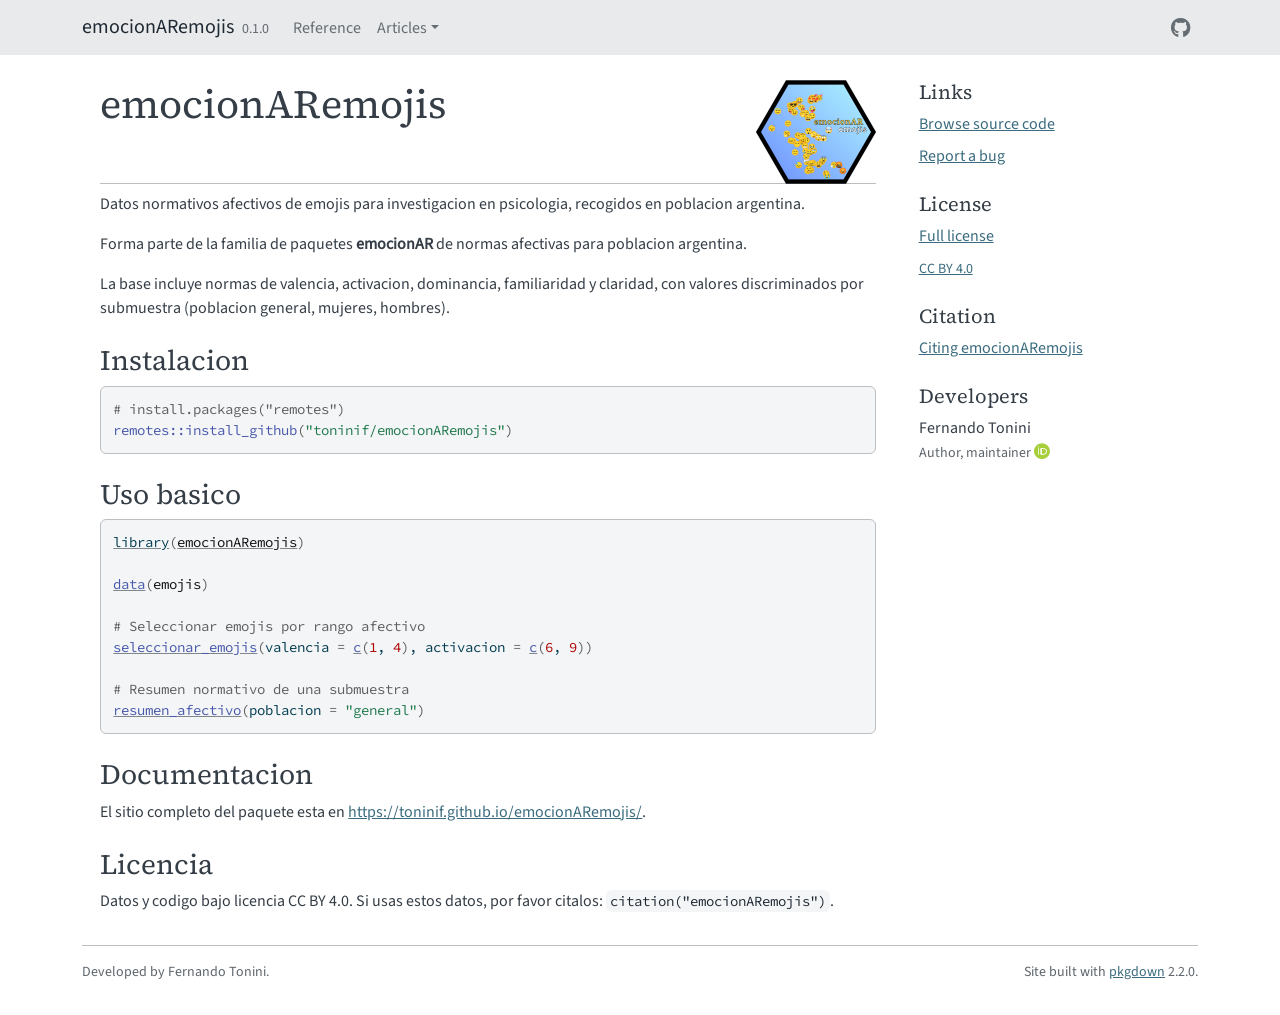
<file: index.html>
<!DOCTYPE html>
<!-- Generated by pkgdown: do not edit by hand --><html lang="en">
<head>
<meta http-equiv="Content-Type" content="text/html; charset=UTF-8">
<meta charset="utf-8">
<meta http-equiv="X-UA-Compatible" content="IE=edge">
<meta name="viewport" content="width=device-width, initial-scale=1, shrink-to-fit=no">
<title>Datos Normativos Afectivos de Emojis para Poblacion Argentina • emocionARemojis</title>
<script src="deps/jquery-3.6.0/jquery-3.6.0.min.js"></script><meta name="viewport" content="width=device-width, initial-scale=1, shrink-to-fit=no">
<link href="deps/bootstrap-5.3.8/bootstrap.min.css" rel="stylesheet">
<script src="deps/bootstrap-5.3.8/bootstrap.bundle.min.js"></script><link href="deps/Source_Sans_3-0.4.10/font.css" rel="stylesheet">
<link href="deps/Source_Code_Pro-0.4.10/font.css" rel="stylesheet">
<link href="deps/Source_Serif_4-0.4.10/font.css" rel="stylesheet">
<link href="deps/font-awesome-6.5.2/css/all.min.css" rel="stylesheet">
<link href="deps/font-awesome-6.5.2/css/v4-shims.min.css" rel="stylesheet">
<script src="deps/headroom-0.11.0/headroom.min.js"></script><script src="deps/headroom-0.11.0/jQuery.headroom.min.js"></script><script src="deps/bootstrap-toc-1.0.1/bootstrap-toc.min.js"></script><script src="deps/clipboard.js-2.0.11/clipboard.min.js"></script><script src="deps/search-1.0.0/autocomplete.jquery.min.js"></script><script src="deps/search-1.0.0/fuse.min.js"></script><script src="deps/search-1.0.0/mark.min.js"></script><!-- pkgdown --><script src="pkgdown.js"></script><meta property="og:title" content="Datos Normativos Afectivos de Emojis para Poblacion Argentina">
<meta name="description" content="Provee datos normativos afectivos de emojis para uso en investigacion en psicologia, recogidos en poblacion argentina. Incluye normas de valencia, activacion, dominancia, familiaridad y claridad, con valores discriminados por submuestras (general, mujeres, hombres). Forma parte de la familia de paquetes emocionAR de normas afectivas para poblacion argentina.">
<meta property="og:description" content="Provee datos normativos afectivos de emojis para uso en investigacion en psicologia, recogidos en poblacion argentina. Incluye normas de valencia, activacion, dominancia, familiaridad y claridad, con valores discriminados por submuestras (general, mujeres, hombres). Forma parte de la familia de paquetes emocionAR de normas afectivas para poblacion argentina.">
<meta property="og:image" content="https://toninif.github.io/emocionARemojis/logo.png">
<style>
  a:hover { color: #2C5160; }
  pre, code { background-color: #F4F5F7; }
</style>
</head>
<body>
    <a href="#main" class="visually-hidden-focusable">Skip to contents</a>


    <nav class="navbar navbar-expand-lg fixed-top bg-light" data-bs-theme="light" aria-label="Site navigation"><div class="container">

    <a class="navbar-brand me-2" href="index.html">emocionARemojis</a>

    <small class="nav-text text-muted me-auto" data-bs-toggle="tooltip" data-bs-placement="bottom" title="">0.1.0</small>


    <button class="navbar-toggler" type="button" data-bs-toggle="collapse" data-bs-target="#navbar" aria-controls="navbar" aria-expanded="false" aria-label="Toggle navigation">
      <span class="navbar-toggler-icon"></span>
    </button>

    <div id="navbar" class="collapse navbar-collapse ms-3">
      <ul class="navbar-nav me-auto">
<li class="nav-item"><a class="nav-link" href="reference/index.html">Reference</a></li>
<li class="nav-item dropdown">
  <button class="nav-link dropdown-toggle" type="button" id="dropdown-articles" data-bs-toggle="dropdown" aria-expanded="false" aria-haspopup="true">Articles</button>
  <ul class="dropdown-menu" aria-labelledby="dropdown-articles">
<li><a class="dropdown-item" href="articles/introduccion.html">Introduccion a emocionARemojis</a></li>
  </ul>
</li>
      </ul>
<ul class="navbar-nav">
<li class="nav-item"><a class="external-link nav-link" href="https://github.com/toninif/emocionARemojis/" aria-label="GitHub"><span class="fa fab fa-github fa-lg"></span></a></li>
      </ul>
</div>


  </div>
</nav><div class="container template-home">
<div class="row">
  <main id="main" class="col-md-9"><div class="section level1">
<div class="page-header">
<img src="logo.png" class="logo" alt=""><h1 id="emocionaremojis-">emocionARemojis 
<a class="anchor" aria-label="anchor" href="#emocionaremojis-"></a>
</h1>
</div>
<p>Datos normativos afectivos de emojis para investigacion en psicologia, recogidos en poblacion argentina.</p>
<p>Forma parte de la familia de paquetes <strong>emocionAR</strong> de normas afectivas para poblacion argentina.</p>
<p>La base incluye normas de valencia, activacion, dominancia, familiaridad y claridad, con valores discriminados por submuestra (poblacion general, mujeres, hombres).</p>
<div class="section level2">
<h2 id="instalacion">Instalacion<a class="anchor" aria-label="anchor" href="#instalacion"></a>
</h2>
<div class="sourceCode" id="cb1"><pre class="downlit sourceCode r">
<code class="sourceCode R"><span><span class="co"># install.packages("remotes")</span></span>
<span><span class="fu">remotes</span><span class="fu">::</span><span class="fu">install_github</span><span class="op">(</span><span class="st">"toninif/emocionARemojis"</span><span class="op">)</span></span></code></pre></div>
</div>
<div class="section level2">
<h2 id="uso-basico">Uso basico<a class="anchor" aria-label="anchor" href="#uso-basico"></a>
</h2>
<div class="sourceCode" id="cb2"><pre class="downlit sourceCode r">
<code class="sourceCode R"><span><span class="kw"><a href="https://rdrr.io/r/base/library.html" class="external-link">library</a></span><span class="op">(</span><span class="va"><a href="https://toninif.github.io/emocionARemojis/">emocionARemojis</a></span><span class="op">)</span></span>
<span></span>
<span><span class="fu"><a href="https://rdrr.io/r/utils/data.html" class="external-link">data</a></span><span class="op">(</span><span class="va">emojis</span><span class="op">)</span></span>
<span></span>
<span><span class="co"># Seleccionar emojis por rango afectivo</span></span>
<span><span class="fu"><a href="reference/seleccionar_emojis.html">seleccionar_emojis</a></span><span class="op">(</span>valencia <span class="op">=</span> <span class="fu"><a href="https://rdrr.io/r/base/c.html" class="external-link">c</a></span><span class="op">(</span><span class="fl">1</span>, <span class="fl">4</span><span class="op">)</span>, activacion <span class="op">=</span> <span class="fu"><a href="https://rdrr.io/r/base/c.html" class="external-link">c</a></span><span class="op">(</span><span class="fl">6</span>, <span class="fl">9</span><span class="op">)</span><span class="op">)</span></span>
<span></span>
<span><span class="co"># Resumen normativo de una submuestra</span></span>
<span><span class="fu"><a href="reference/resumen_afectivo.html">resumen_afectivo</a></span><span class="op">(</span>poblacion <span class="op">=</span> <span class="st">"general"</span><span class="op">)</span></span></code></pre></div>
</div>
<div class="section level2">
<h2 id="documentacion">Documentacion<a class="anchor" aria-label="anchor" href="#documentacion"></a>
</h2>
<p>El sitio completo del paquete esta en <a href="https://toninif.github.io/emocionARemojis/" class="uri">https://toninif.github.io/emocionARemojis/</a>.</p>
</div>
<div class="section level2">
<h2 id="licencia">Licencia<a class="anchor" aria-label="anchor" href="#licencia"></a>
</h2>
<p>Datos y codigo bajo licencia CC BY 4.0. Si usas estos datos, por favor citalos: <code>citation("emocionARemojis")</code>.</p>
</div>
</div>
  </main><aside class="col-md-3"><div class="links">
<h2 data-toc-skip>Links</h2>
<ul class="list-unstyled">
<li><a href="https://github.com/toninif/emocionARemojis/" class="external-link">Browse source code</a></li>
<li><a href="https://github.com/toninif/emocionARemojis/issues" class="external-link">Report a bug</a></li>
</ul>
</div>

<div class="license">
<h2 data-toc-skip>License</h2>
<ul class="list-unstyled">
<li><a href="LICENSE.html">Full license</a></li>
<li><small><a href="https://creativecommons.org/licenses/by/4.0" class="external-link">CC BY 4.0</a></small></li>
</ul>
</div>


<div class="citation">
<h2 data-toc-skip>Citation</h2>
<ul class="list-unstyled">
<li><a href="authors.html#citation">Citing emocionARemojis</a></li>
</ul>
</div>

<div class="developers">
<h2 data-toc-skip>Developers</h2>
<ul class="list-unstyled">
<li>Fernando Tonini <br><small class="roles"> Author, maintainer </small> <a href="https://orcid.org/0000-0001-6435-8923" target="orcid.widget" aria-label="ORCID" class="external-link"><span class="fab fa-orcid orcid" aria-hidden="true"></span></a>  </li>
</ul>
</div>



  </aside>
</div>


    <footer><div class="pkgdown-footer-left">
  <p>Developed by Fernando Tonini.</p>
</div>

<div class="pkgdown-footer-right">
  <p>Site built with <a href="https://pkgdown.r-lib.org/" class="external-link">pkgdown</a> 2.2.0.</p>
</div>

    </footer>
</div>





  </body>
</html>
</file>
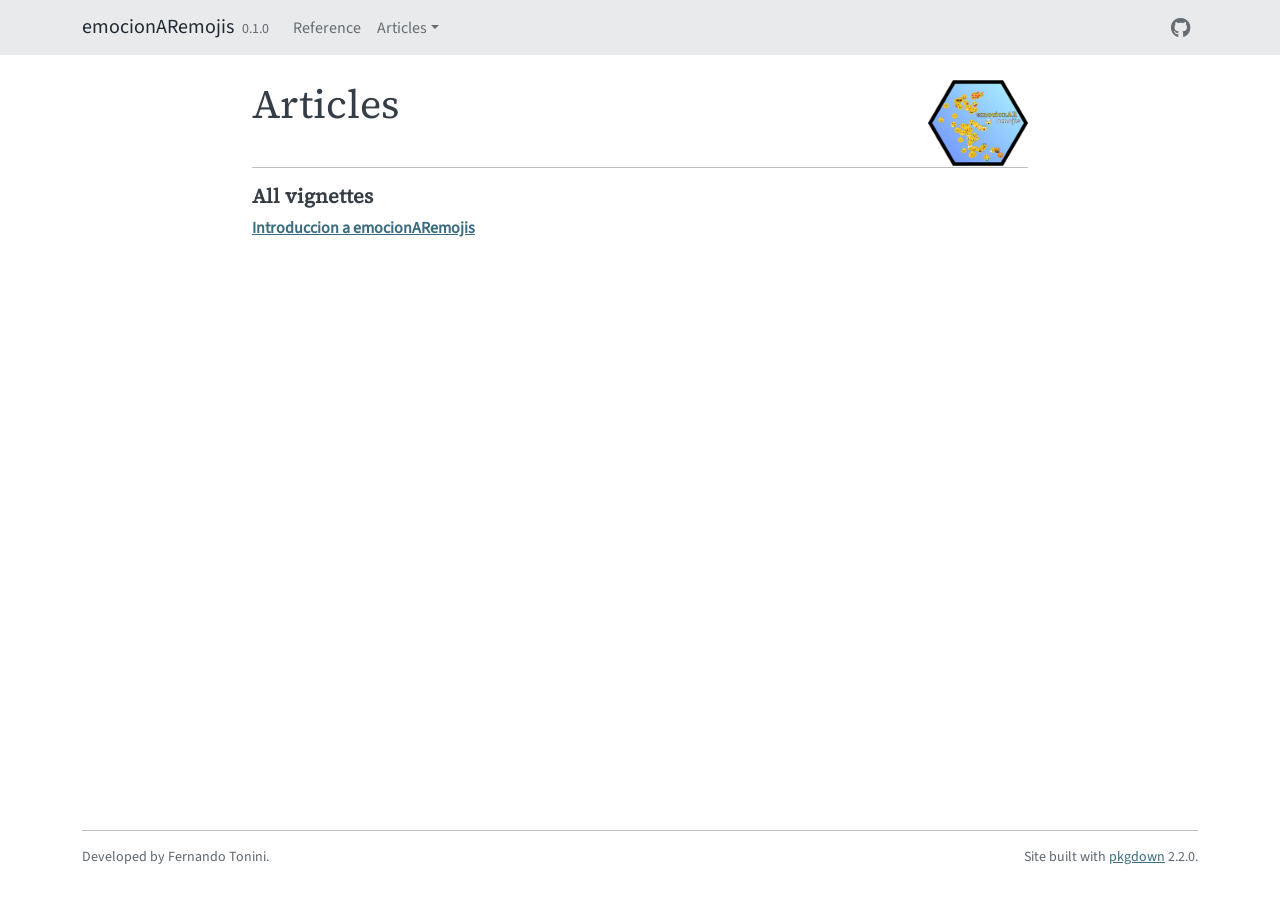
<file: articles/index.html>
<!DOCTYPE html>
<!-- Generated by pkgdown: do not edit by hand --><html lang="en"><head><meta http-equiv="Content-Type" content="text/html; charset=UTF-8"><meta charset="utf-8"><meta http-equiv="X-UA-Compatible" content="IE=edge"><meta name="viewport" content="width=device-width, initial-scale=1, shrink-to-fit=no"><title>Articles • emocionARemojis</title><script src="../deps/jquery-3.6.0/jquery-3.6.0.min.js"></script><meta name="viewport" content="width=device-width, initial-scale=1, shrink-to-fit=no"><link href="../deps/bootstrap-5.3.8/bootstrap.min.css" rel="stylesheet"><script src="../deps/bootstrap-5.3.8/bootstrap.bundle.min.js"></script><link href="../deps/Source_Sans_3-0.4.10/font.css" rel="stylesheet"><link href="../deps/Source_Code_Pro-0.4.10/font.css" rel="stylesheet"><link href="../deps/Source_Serif_4-0.4.10/font.css" rel="stylesheet"><link href="../deps/font-awesome-6.5.2/css/all.min.css" rel="stylesheet"><link href="../deps/font-awesome-6.5.2/css/v4-shims.min.css" rel="stylesheet"><script src="../deps/headroom-0.11.0/headroom.min.js"></script><script src="../deps/headroom-0.11.0/jQuery.headroom.min.js"></script><script src="../deps/bootstrap-toc-1.0.1/bootstrap-toc.min.js"></script><script src="../deps/clipboard.js-2.0.11/clipboard.min.js"></script><script src="../deps/search-1.0.0/autocomplete.jquery.min.js"></script><script src="../deps/search-1.0.0/fuse.min.js"></script><script src="../deps/search-1.0.0/mark.min.js"></script><!-- pkgdown --><script src="../pkgdown.js"></script><meta property="og:title" content="Articles"><meta property="og:image" content="https://toninif.github.io/emocionARemojis/logo.png"><style>
  a:hover { color: #2C5160; }
  pre, code { background-color: #F4F5F7; }
</style></head><body>
    <a href="#main" class="visually-hidden-focusable">Skip to contents</a>


    <nav class="navbar navbar-expand-lg fixed-top bg-light" data-bs-theme="light" aria-label="Site navigation"><div class="container">

    <a class="navbar-brand me-2" href="../index.html">emocionARemojis</a>

    <small class="nav-text text-muted me-auto" data-bs-toggle="tooltip" data-bs-placement="bottom" title="">0.1.0</small>


    <button class="navbar-toggler" type="button" data-bs-toggle="collapse" data-bs-target="#navbar" aria-controls="navbar" aria-expanded="false" aria-label="Toggle navigation">
      <span class="navbar-toggler-icon"></span>
    </button>

    <div id="navbar" class="collapse navbar-collapse ms-3">
      <ul class="navbar-nav me-auto"><li class="nav-item"><a class="nav-link" href="../reference/index.html">Reference</a></li>
<li class="nav-item dropdown">
  <button class="nav-link dropdown-toggle" type="button" id="dropdown-articles" data-bs-toggle="dropdown" aria-expanded="false" aria-haspopup="true">Articles</button>
  <ul class="dropdown-menu" aria-labelledby="dropdown-articles"><li><a class="dropdown-item" href="../articles/introduccion.html">Introduccion a emocionARemojis</a></li>
  </ul></li>
      </ul><ul class="navbar-nav"><li class="nav-item"><a class="external-link nav-link" href="https://github.com/toninif/emocionARemojis/" aria-label="GitHub"><span class="fa fab fa-github fa-lg"></span></a></li>
      </ul></div>


  </div>
</nav><div class="container template-article-index">
<div class="row">
  <main id="main" class="col-md-9"><div class="page-header">
      <img src="../logo.png" class="logo" alt=""><h1>Articles</h1>
    </div>

    <div class="section ">
      <h3>All vignettes</h3>
      <div class="section-desc"></div>

      <dl><dt><a href="introduccion.html">Introduccion a emocionARemojis</a></dt>
        <dd>
      </dd></dl></div>
  </main></div>


    <footer><div class="pkgdown-footer-left">
  <p>Developed by Fernando Tonini.</p>
</div>

<div class="pkgdown-footer-right">
  <p>Site built with <a href="https://pkgdown.r-lib.org/" class="external-link">pkgdown</a> 2.2.0.</p>
</div>

    </footer></div>





  </body></html>
</file>
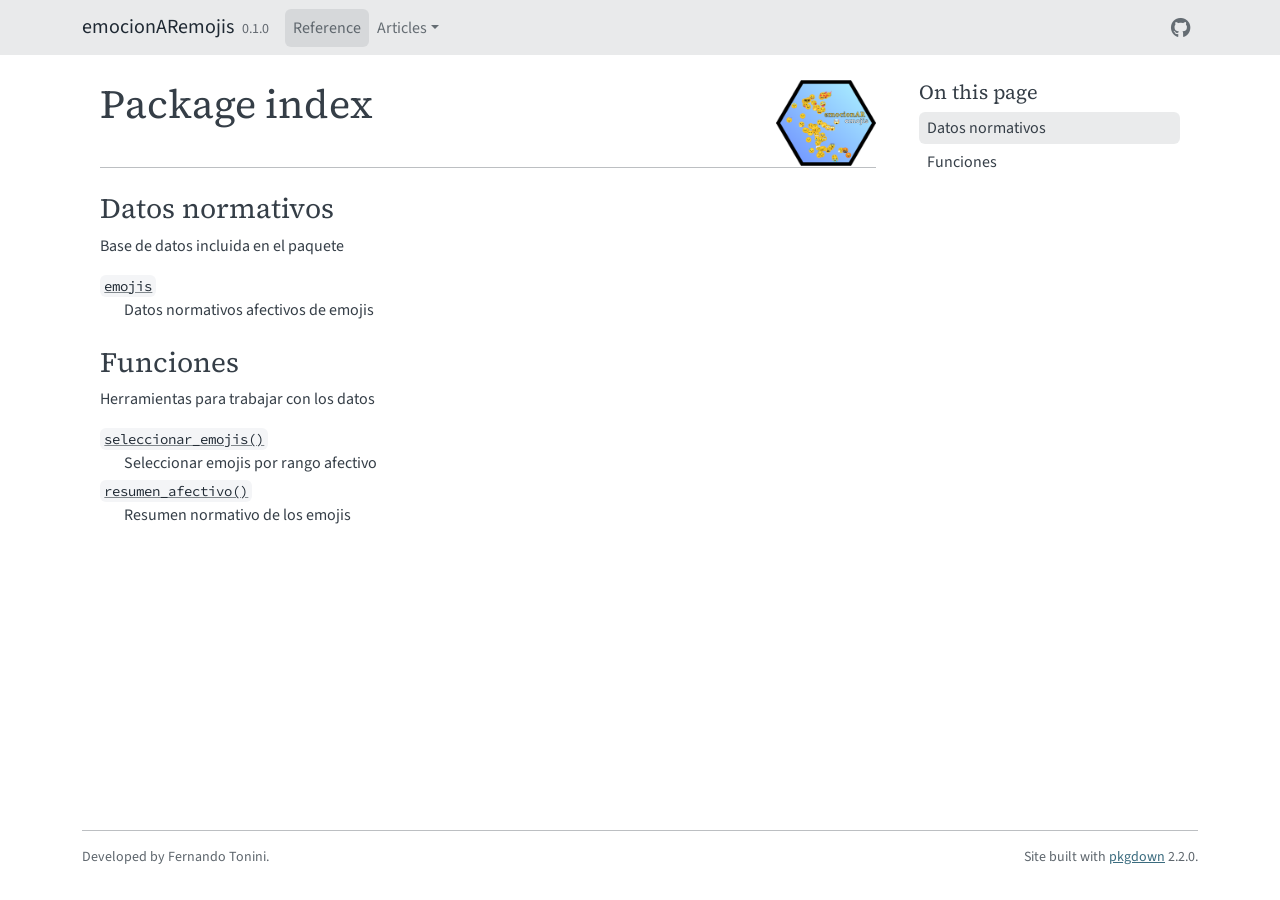
<file: reference/index.html>
<!DOCTYPE html>
<!-- Generated by pkgdown: do not edit by hand --><html lang="en"><head><meta http-equiv="Content-Type" content="text/html; charset=UTF-8"><meta charset="utf-8"><meta http-equiv="X-UA-Compatible" content="IE=edge"><meta name="viewport" content="width=device-width, initial-scale=1, shrink-to-fit=no"><title>Package index • emocionARemojis</title><script src="../deps/jquery-3.6.0/jquery-3.6.0.min.js"></script><meta name="viewport" content="width=device-width, initial-scale=1, shrink-to-fit=no"><link href="../deps/bootstrap-5.3.8/bootstrap.min.css" rel="stylesheet"><script src="../deps/bootstrap-5.3.8/bootstrap.bundle.min.js"></script><link href="../deps/Source_Sans_3-0.4.10/font.css" rel="stylesheet"><link href="../deps/Source_Code_Pro-0.4.10/font.css" rel="stylesheet"><link href="../deps/Source_Serif_4-0.4.10/font.css" rel="stylesheet"><link href="../deps/font-awesome-6.5.2/css/all.min.css" rel="stylesheet"><link href="../deps/font-awesome-6.5.2/css/v4-shims.min.css" rel="stylesheet"><script src="../deps/headroom-0.11.0/headroom.min.js"></script><script src="../deps/headroom-0.11.0/jQuery.headroom.min.js"></script><script src="../deps/bootstrap-toc-1.0.1/bootstrap-toc.min.js"></script><script src="../deps/clipboard.js-2.0.11/clipboard.min.js"></script><script src="../deps/search-1.0.0/autocomplete.jquery.min.js"></script><script src="../deps/search-1.0.0/fuse.min.js"></script><script src="../deps/search-1.0.0/mark.min.js"></script><!-- pkgdown --><script src="../pkgdown.js"></script><meta property="og:title" content="Package index"><meta property="og:image" content="https://toninif.github.io/emocionARemojis/logo.png"><style>
  a:hover { color: #2C5160; }
  pre, code { background-color: #F4F5F7; }
</style></head><body>
    <a href="#main" class="visually-hidden-focusable">Skip to contents</a>


    <nav class="navbar navbar-expand-lg fixed-top bg-light" data-bs-theme="light" aria-label="Site navigation"><div class="container">

    <a class="navbar-brand me-2" href="../index.html">emocionARemojis</a>

    <small class="nav-text text-muted me-auto" data-bs-toggle="tooltip" data-bs-placement="bottom" title="">0.1.0</small>


    <button class="navbar-toggler" type="button" data-bs-toggle="collapse" data-bs-target="#navbar" aria-controls="navbar" aria-expanded="false" aria-label="Toggle navigation">
      <span class="navbar-toggler-icon"></span>
    </button>

    <div id="navbar" class="collapse navbar-collapse ms-3">
      <ul class="navbar-nav me-auto"><li class="active nav-item"><a class="nav-link" href="../reference/index.html">Reference</a></li>
<li class="nav-item dropdown">
  <button class="nav-link dropdown-toggle" type="button" id="dropdown-articles" data-bs-toggle="dropdown" aria-expanded="false" aria-haspopup="true">Articles</button>
  <ul class="dropdown-menu" aria-labelledby="dropdown-articles"><li><a class="dropdown-item" href="../articles/introduccion.html">Introduccion a emocionARemojis</a></li>
  </ul></li>
      </ul><ul class="navbar-nav"><li class="nav-item"><a class="external-link nav-link" href="https://github.com/toninif/emocionARemojis/" aria-label="GitHub"><span class="fa fab fa-github fa-lg"></span></a></li>
      </ul></div>


  </div>
</nav><div class="container template-reference-index">
<div class="row">
  <main id="main" class="col-md-9"><div class="page-header">
      <img src="../logo.png" class="logo" alt=""><h1>Package index</h1>
    </div>

    <div class="section level2">
      <h2 id="datos-normativos">Datos normativos<a class="anchor" aria-label="anchor" href="#datos-normativos"></a></h2>

      <div class="section-desc"><p>Base de datos incluida en el paquete</p></div>

      <dl></dl></div><div class="section level2">




      <dl><dt>

          <code><a href="emojis.html">emojis</a></code>

        </dt>
        <dd>Datos normativos afectivos de emojis</dd>
      </dl></div><div class="section level2">
      <h2 id="funciones">Funciones<a class="anchor" aria-label="anchor" href="#funciones"></a></h2>

      <div class="section-desc"><p>Herramientas para trabajar con los datos</p></div>

      <dl></dl></div><div class="section level2">




      <dl><dt>

          <code><a href="seleccionar_emojis.html">seleccionar_emojis()</a></code>

        </dt>
        <dd>Seleccionar emojis por rango afectivo</dd>

        <dt>

          <code><a href="resumen_afectivo.html">resumen_afectivo()</a></code>

        </dt>
        <dd>Resumen normativo de los emojis</dd>
      </dl></div>
  </main><aside class="col-md-3"><nav id="toc" aria-label="Table of contents"><h2>On this page</h2>
    </nav></aside></div>


    <footer><div class="pkgdown-footer-left">
  <p>Developed by Fernando Tonini.</p>
</div>

<div class="pkgdown-footer-right">
  <p>Site built with <a href="https://pkgdown.r-lib.org/" class="external-link">pkgdown</a> 2.2.0.</p>
</div>

    </footer></div>





  </body></html>
</file>
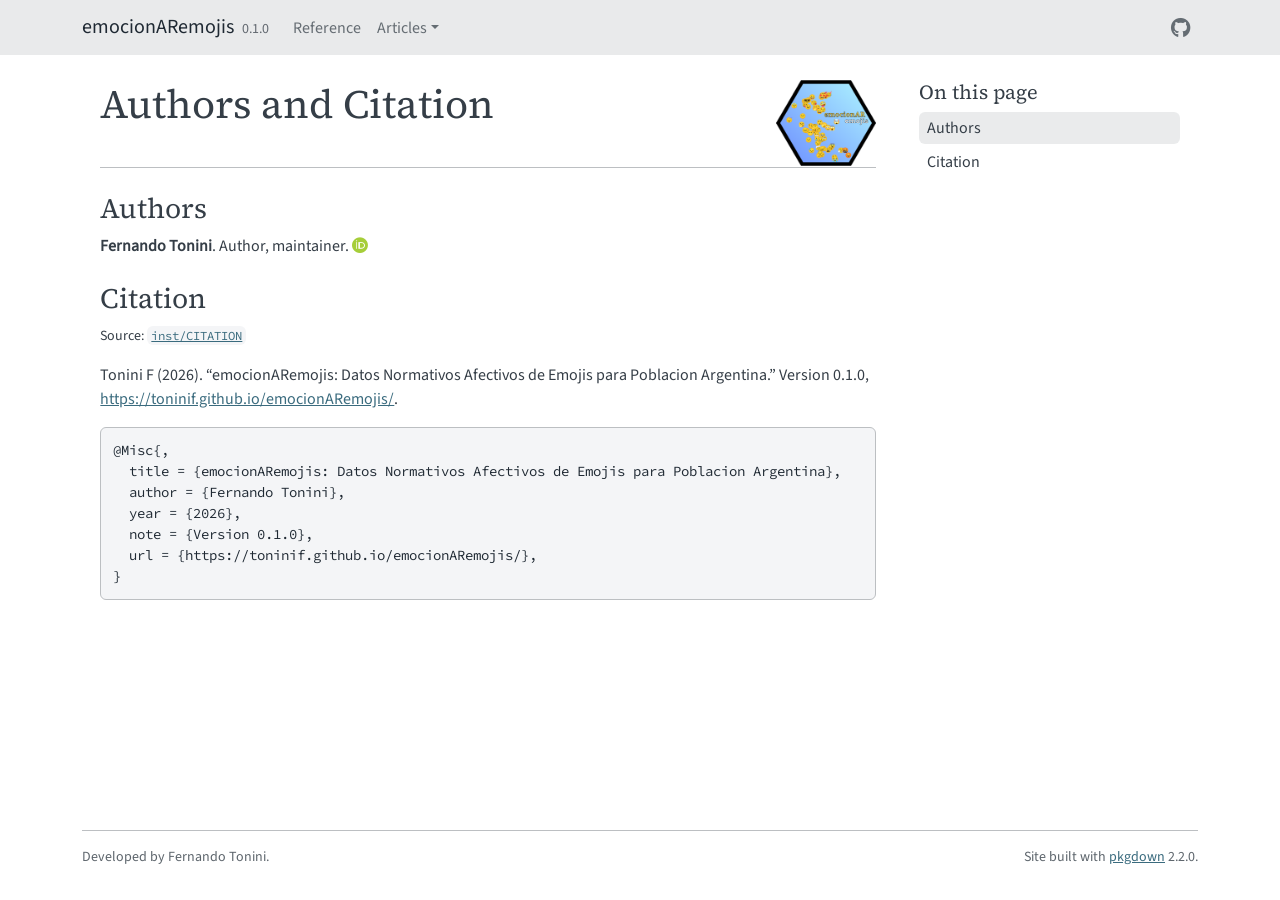
<file: authors.html>
<!DOCTYPE html>
<!-- Generated by pkgdown: do not edit by hand --><html lang="en"><head><meta http-equiv="Content-Type" content="text/html; charset=UTF-8"><meta charset="utf-8"><meta http-equiv="X-UA-Compatible" content="IE=edge"><meta name="viewport" content="width=device-width, initial-scale=1, shrink-to-fit=no"><title>Authors and Citation • emocionARemojis</title><script src="deps/jquery-3.6.0/jquery-3.6.0.min.js"></script><meta name="viewport" content="width=device-width, initial-scale=1, shrink-to-fit=no"><link href="deps/bootstrap-5.3.8/bootstrap.min.css" rel="stylesheet"><script src="deps/bootstrap-5.3.8/bootstrap.bundle.min.js"></script><link href="deps/Source_Sans_3-0.4.10/font.css" rel="stylesheet"><link href="deps/Source_Code_Pro-0.4.10/font.css" rel="stylesheet"><link href="deps/Source_Serif_4-0.4.10/font.css" rel="stylesheet"><link href="deps/font-awesome-6.5.2/css/all.min.css" rel="stylesheet"><link href="deps/font-awesome-6.5.2/css/v4-shims.min.css" rel="stylesheet"><script src="deps/headroom-0.11.0/headroom.min.js"></script><script src="deps/headroom-0.11.0/jQuery.headroom.min.js"></script><script src="deps/bootstrap-toc-1.0.1/bootstrap-toc.min.js"></script><script src="deps/clipboard.js-2.0.11/clipboard.min.js"></script><script src="deps/search-1.0.0/autocomplete.jquery.min.js"></script><script src="deps/search-1.0.0/fuse.min.js"></script><script src="deps/search-1.0.0/mark.min.js"></script><!-- pkgdown --><script src="pkgdown.js"></script><meta property="og:title" content="Authors and Citation"><meta property="og:image" content="https://toninif.github.io/emocionARemojis/logo.png"><style>
  a:hover { color: #2C5160; }
  pre, code { background-color: #F4F5F7; }
</style></head><body>
    <a href="#main" class="visually-hidden-focusable">Skip to contents</a>


    <nav class="navbar navbar-expand-lg fixed-top bg-light" data-bs-theme="light" aria-label="Site navigation"><div class="container">

    <a class="navbar-brand me-2" href="index.html">emocionARemojis</a>

    <small class="nav-text text-muted me-auto" data-bs-toggle="tooltip" data-bs-placement="bottom" title="">0.1.0</small>


    <button class="navbar-toggler" type="button" data-bs-toggle="collapse" data-bs-target="#navbar" aria-controls="navbar" aria-expanded="false" aria-label="Toggle navigation">
      <span class="navbar-toggler-icon"></span>
    </button>

    <div id="navbar" class="collapse navbar-collapse ms-3">
      <ul class="navbar-nav me-auto"><li class="nav-item"><a class="nav-link" href="reference/index.html">Reference</a></li>
<li class="nav-item dropdown">
  <button class="nav-link dropdown-toggle" type="button" id="dropdown-articles" data-bs-toggle="dropdown" aria-expanded="false" aria-haspopup="true">Articles</button>
  <ul class="dropdown-menu" aria-labelledby="dropdown-articles"><li><a class="dropdown-item" href="articles/introduccion.html">Introduccion a emocionARemojis</a></li>
  </ul></li>
      </ul><ul class="navbar-nav"><li class="nav-item"><a class="external-link nav-link" href="https://github.com/toninif/emocionARemojis/" aria-label="GitHub"><span class="fa fab fa-github fa-lg"></span></a></li>
      </ul></div>


  </div>
</nav><div class="container template-citation-authors">
<div class="row">
  <main id="main" class="col-md-9"><div class="page-header">
      <img src="logo.png" class="logo" alt=""><h1>Authors and Citation</h1>
    </div>

    <div class="section level2">
      <h2>Authors</h2>

      <ul class="list-unstyled"><li>
          <p><strong>Fernando Tonini</strong>. Author, maintainer. <a href="https://orcid.org/0000-0001-6435-8923" target="orcid.widget" aria-label="ORCID" class="external-link"><span class="fab fa-orcid orcid" aria-hidden="true"></span></a>
          </p>
        </li>
      </ul></div>

    <div class="section level2">
      <h2 id="citation">Citation</h2>
      <p><small class="dont-index">Source: <a href="https://github.com/toninif/emocionARemojis/blob/main/inst/CITATION" class="external-link"><code>inst/CITATION</code></a></small></p>

      <p>Tonini F (2026).
“emocionARemojis: Datos Normativos Afectivos de Emojis para Poblacion Argentina.”
Version 0.1.0, <a href="https://toninif.github.io/emocionARemojis/">https://toninif.github.io/emocionARemojis/</a>.
</p>
      <pre>@Misc{,
  title = {emocionARemojis: Datos Normativos Afectivos de Emojis para Poblacion Argentina},
  author = {Fernando Tonini},
  year = {2026},
  note = {Version 0.1.0},
  url = {https://toninif.github.io/emocionARemojis/},
}</pre>
    </div>

  </main><aside class="col-md-3"><nav id="toc" aria-label="Table of contents"><h2>On this page</h2>
    </nav></aside></div>


    <footer><div class="pkgdown-footer-left">
  <p>Developed by Fernando Tonini.</p>
</div>

<div class="pkgdown-footer-right">
  <p>Site built with <a href="https://pkgdown.r-lib.org/" class="external-link">pkgdown</a> 2.2.0.</p>
</div>

    </footer></div>





  </body></html>
</file>
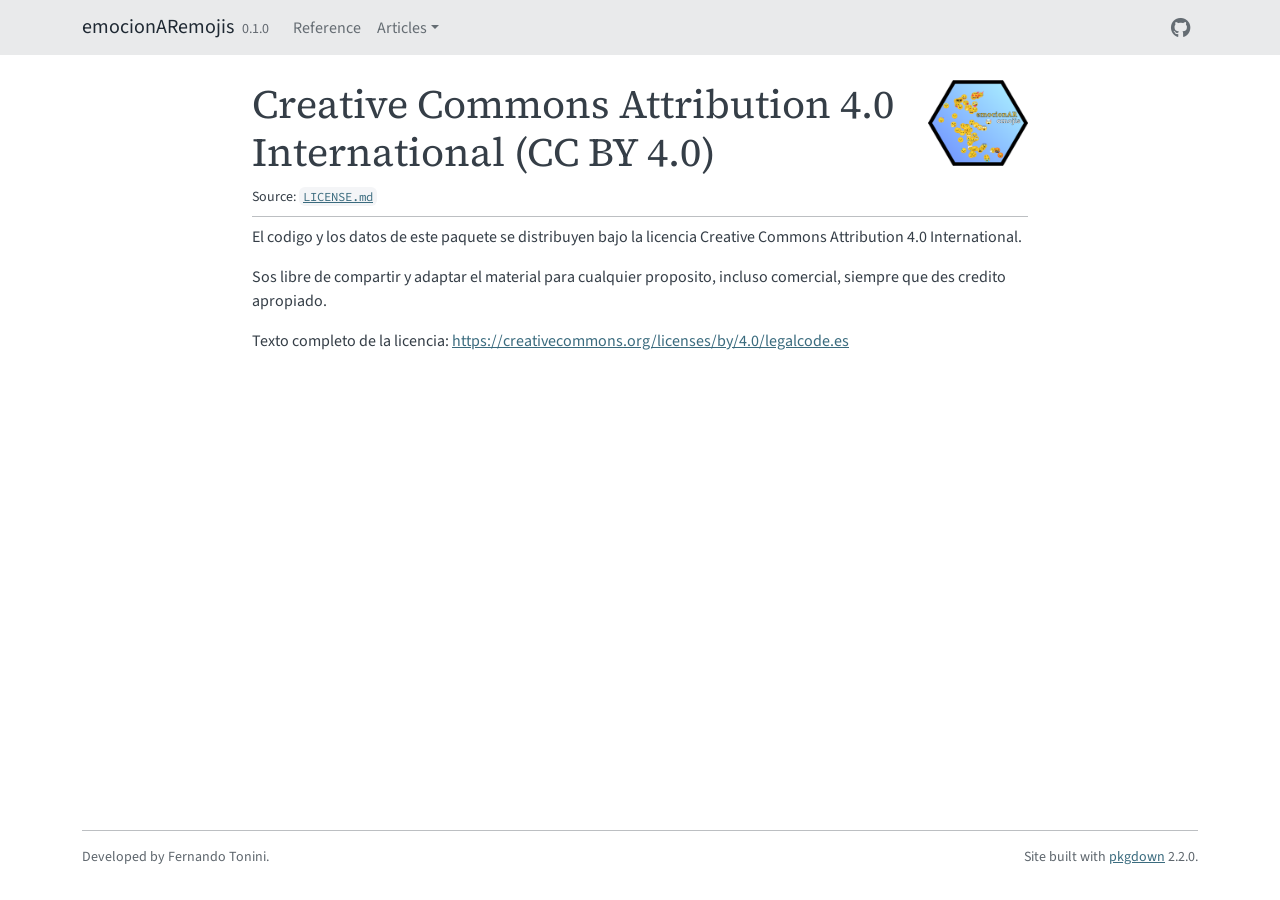
<file: LICENSE.html>
<!DOCTYPE html>
<!-- Generated by pkgdown: do not edit by hand --><html lang="en"><head><meta http-equiv="Content-Type" content="text/html; charset=UTF-8"><meta charset="utf-8"><meta http-equiv="X-UA-Compatible" content="IE=edge"><meta name="viewport" content="width=device-width, initial-scale=1, shrink-to-fit=no"><title>Creative Commons Attribution 4.0 International (CC BY 4.0) • emocionARemojis</title><script src="deps/jquery-3.6.0/jquery-3.6.0.min.js"></script><meta name="viewport" content="width=device-width, initial-scale=1, shrink-to-fit=no"><link href="deps/bootstrap-5.3.8/bootstrap.min.css" rel="stylesheet"><script src="deps/bootstrap-5.3.8/bootstrap.bundle.min.js"></script><link href="deps/Source_Sans_3-0.4.10/font.css" rel="stylesheet"><link href="deps/Source_Code_Pro-0.4.10/font.css" rel="stylesheet"><link href="deps/Source_Serif_4-0.4.10/font.css" rel="stylesheet"><link href="deps/font-awesome-6.5.2/css/all.min.css" rel="stylesheet"><link href="deps/font-awesome-6.5.2/css/v4-shims.min.css" rel="stylesheet"><script src="deps/headroom-0.11.0/headroom.min.js"></script><script src="deps/headroom-0.11.0/jQuery.headroom.min.js"></script><script src="deps/bootstrap-toc-1.0.1/bootstrap-toc.min.js"></script><script src="deps/clipboard.js-2.0.11/clipboard.min.js"></script><script src="deps/search-1.0.0/autocomplete.jquery.min.js"></script><script src="deps/search-1.0.0/fuse.min.js"></script><script src="deps/search-1.0.0/mark.min.js"></script><!-- pkgdown --><script src="pkgdown.js"></script><meta property="og:title" content="Creative Commons Attribution 4.0 International (CC BY 4.0)"><meta property="og:image" content="https://toninif.github.io/emocionARemojis/logo.png"><style>
  a:hover { color: #2C5160; }
  pre, code { background-color: #F4F5F7; }
</style></head><body>
    <a href="#main" class="visually-hidden-focusable">Skip to contents</a>


    <nav class="navbar navbar-expand-lg fixed-top bg-light" data-bs-theme="light" aria-label="Site navigation"><div class="container">

    <a class="navbar-brand me-2" href="index.html">emocionARemojis</a>

    <small class="nav-text text-muted me-auto" data-bs-toggle="tooltip" data-bs-placement="bottom" title="">0.1.0</small>


    <button class="navbar-toggler" type="button" data-bs-toggle="collapse" data-bs-target="#navbar" aria-controls="navbar" aria-expanded="false" aria-label="Toggle navigation">
      <span class="navbar-toggler-icon"></span>
    </button>

    <div id="navbar" class="collapse navbar-collapse ms-3">
      <ul class="navbar-nav me-auto"><li class="nav-item"><a class="nav-link" href="reference/index.html">Reference</a></li>
<li class="nav-item dropdown">
  <button class="nav-link dropdown-toggle" type="button" id="dropdown-articles" data-bs-toggle="dropdown" aria-expanded="false" aria-haspopup="true">Articles</button>
  <ul class="dropdown-menu" aria-labelledby="dropdown-articles"><li><a class="dropdown-item" href="articles/introduccion.html">Introduccion a emocionARemojis</a></li>
  </ul></li>
      </ul><ul class="navbar-nav"><li class="nav-item"><a class="external-link nav-link" href="https://github.com/toninif/emocionARemojis/" aria-label="GitHub"><span class="fa fab fa-github fa-lg"></span></a></li>
      </ul></div>


  </div>
</nav><div class="container template-title-body">
<div class="row">
  <main id="main" class="col-md-9"><div class="page-header">
      <img src="logo.png" class="logo" alt=""><h1>Creative Commons Attribution 4.0 International (CC BY 4.0)</h1>
      <small class="dont-index">Source: <a href="https://github.com/toninif/emocionARemojis/blob/main/LICENSE.md" class="external-link"><code>LICENSE.md</code></a></small>
    </div>

<div id="creative-commons-attribution-40-international-cc-by-40" class="section level1">

<p>El codigo y los datos de este paquete se distribuyen bajo la licencia Creative Commons Attribution 4.0 International.</p>
<p>Sos libre de compartir y adaptar el material para cualquier proposito, incluso comercial, siempre que des credito apropiado.</p>
<p>Texto completo de la licencia: <a href="https://creativecommons.org/licenses/by/4.0/legalcode.es" class="external-link uri">https://creativecommons.org/licenses/by/4.0/legalcode.es</a></p>
</div>

  </main></div>


    <footer><div class="pkgdown-footer-left">
  <p>Developed by Fernando Tonini.</p>
</div>

<div class="pkgdown-footer-right">
  <p>Site built with <a href="https://pkgdown.r-lib.org/" class="external-link">pkgdown</a> 2.2.0.</p>
</div>

    </footer></div>





  </body></html>
</file>
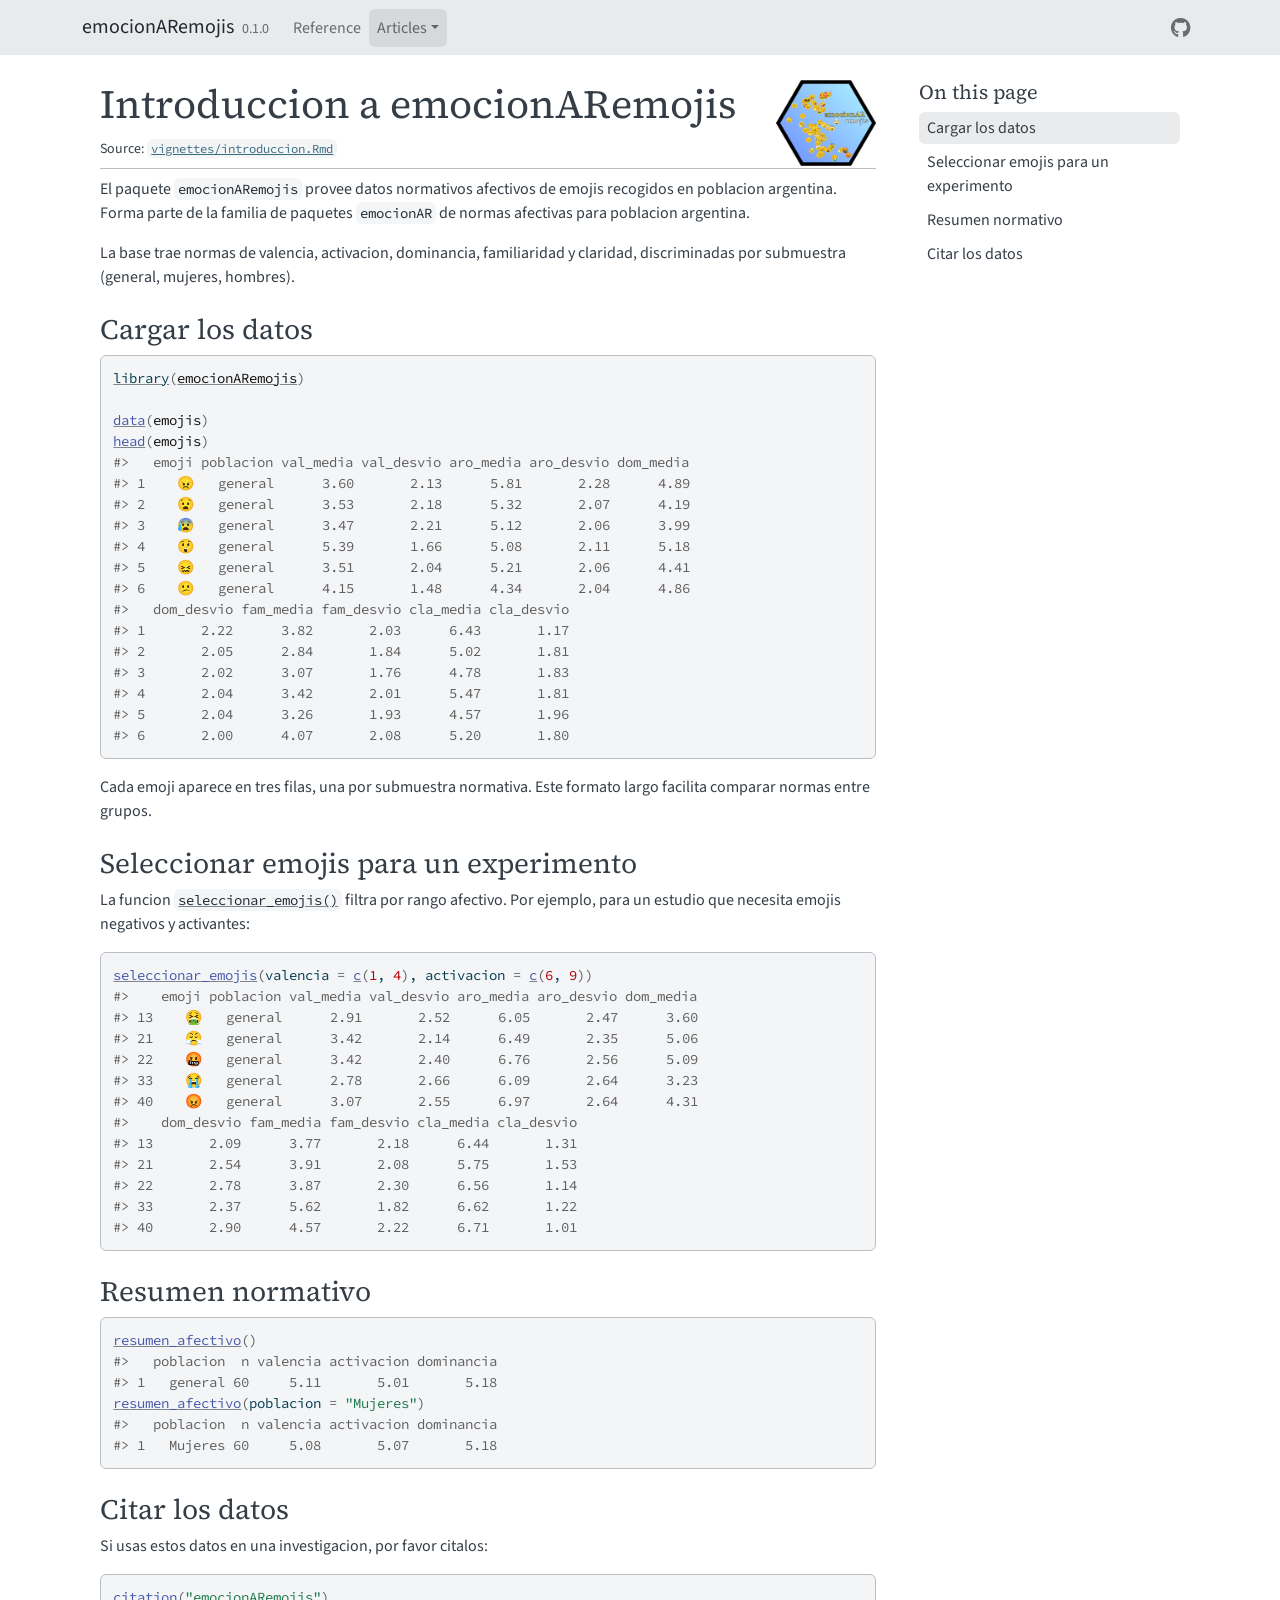
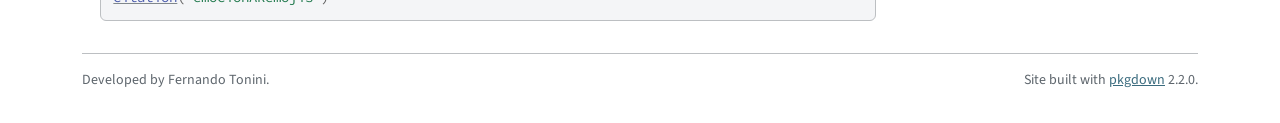
<file: articles/introduccion.html>
<!DOCTYPE html>
<!-- Generated by pkgdown: do not edit by hand --><html lang="en">
<head>
<meta http-equiv="Content-Type" content="text/html; charset=UTF-8">
<meta charset="utf-8">
<meta http-equiv="X-UA-Compatible" content="IE=edge">
<meta name="viewport" content="width=device-width, initial-scale=1, shrink-to-fit=no">
<title>Introduccion a emocionARemojis • emocionARemojis</title>
<script src="../deps/jquery-3.6.0/jquery-3.6.0.min.js"></script><meta name="viewport" content="width=device-width, initial-scale=1, shrink-to-fit=no">
<link href="../deps/bootstrap-5.3.8/bootstrap.min.css" rel="stylesheet">
<script src="../deps/bootstrap-5.3.8/bootstrap.bundle.min.js"></script><link href="../deps/Source_Sans_3-0.4.10/font.css" rel="stylesheet">
<link href="../deps/Source_Code_Pro-0.4.10/font.css" rel="stylesheet">
<link href="../deps/Source_Serif_4-0.4.10/font.css" rel="stylesheet">
<link href="../deps/font-awesome-6.5.2/css/all.min.css" rel="stylesheet">
<link href="../deps/font-awesome-6.5.2/css/v4-shims.min.css" rel="stylesheet">
<script src="../deps/headroom-0.11.0/headroom.min.js"></script><script src="../deps/headroom-0.11.0/jQuery.headroom.min.js"></script><script src="../deps/bootstrap-toc-1.0.1/bootstrap-toc.min.js"></script><script src="../deps/clipboard.js-2.0.11/clipboard.min.js"></script><script src="../deps/search-1.0.0/autocomplete.jquery.min.js"></script><script src="../deps/search-1.0.0/fuse.min.js"></script><script src="../deps/search-1.0.0/mark.min.js"></script><!-- pkgdown --><script src="../pkgdown.js"></script><meta property="og:title" content="Introduccion a emocionARemojis">
<style>
  a:hover { color: #2C5160; }
  pre, code { background-color: #F4F5F7; }
</style>
</head>
<body>
    <a href="#main" class="visually-hidden-focusable">Skip to contents</a>


    <nav class="navbar navbar-expand-lg fixed-top bg-light" data-bs-theme="light" aria-label="Site navigation"><div class="container">

    <a class="navbar-brand me-2" href="../index.html">emocionARemojis</a>

    <small class="nav-text text-muted me-auto" data-bs-toggle="tooltip" data-bs-placement="bottom" title="">0.1.0</small>


    <button class="navbar-toggler" type="button" data-bs-toggle="collapse" data-bs-target="#navbar" aria-controls="navbar" aria-expanded="false" aria-label="Toggle navigation">
      <span class="navbar-toggler-icon"></span>
    </button>

    <div id="navbar" class="collapse navbar-collapse ms-3">
      <ul class="navbar-nav me-auto">
<li class="nav-item"><a class="nav-link" href="../reference/index.html">Reference</a></li>
<li class="active nav-item dropdown">
  <button class="nav-link dropdown-toggle" type="button" id="dropdown-articles" data-bs-toggle="dropdown" aria-expanded="false" aria-haspopup="true">Articles</button>
  <ul class="dropdown-menu" aria-labelledby="dropdown-articles">
<li><a class="dropdown-item" href="../articles/introduccion.html">Introduccion a emocionARemojis</a></li>
  </ul>
</li>
      </ul>
<ul class="navbar-nav">
<li class="nav-item"><a class="external-link nav-link" href="https://github.com/toninif/emocionARemojis/" aria-label="GitHub"><span class="fa fab fa-github fa-lg"></span></a></li>
      </ul>
</div>


  </div>
</nav><div class="container template-article">




<div class="row">
  <main id="main" class="col-md-9"><div class="page-header">
      <img src="../logo.png" class="logo" alt=""><h1>Introduccion a emocionARemojis</h1>
            
      
      <small class="dont-index">Source: <a href="https://github.com/toninif/emocionARemojis/blob/main/vignettes/introduccion.Rmd" class="external-link"><code>vignettes/introduccion.Rmd</code></a></small>
      <div class="d-none name"><code>introduccion.Rmd</code></div>
    </div>

    
    
<p>El paquete <code>emocionARemojis</code> provee datos normativos
afectivos de emojis recogidos en poblacion argentina. Forma parte de la
familia de paquetes <code>emocionAR</code> de normas afectivas para
poblacion argentina.</p>
<p>La base trae normas de valencia, activacion, dominancia, familiaridad
y claridad, discriminadas por submuestra (general, mujeres,
hombres).</p>
<div class="section level2">
<h2 id="cargar-los-datos">Cargar los datos<a class="anchor" aria-label="anchor" href="#cargar-los-datos"></a>
</h2>
<div class="sourceCode" id="cb1"><pre class="downlit sourceCode r">
<code class="sourceCode R"><span><span class="kw"><a href="https://rdrr.io/r/base/library.html" class="external-link">library</a></span><span class="op">(</span><span class="va"><a href="https://toninif.github.io/emocionARemojis/">emocionARemojis</a></span><span class="op">)</span></span>
<span></span>
<span><span class="fu"><a href="https://rdrr.io/r/utils/data.html" class="external-link">data</a></span><span class="op">(</span><span class="va">emojis</span><span class="op">)</span></span>
<span><span class="fu"><a href="https://rdrr.io/r/utils/head.html" class="external-link">head</a></span><span class="op">(</span><span class="va">emojis</span><span class="op">)</span></span>
<span><span class="co">#&gt;   emoji poblacion val_media val_desvio aro_media aro_desvio dom_media</span></span>
<span><span class="co">#&gt; 1    😠   general      3.60       2.13      5.81       2.28      4.89</span></span>
<span><span class="co">#&gt; 2    😧   general      3.53       2.18      5.32       2.07      4.19</span></span>
<span><span class="co">#&gt; 3    😰   general      3.47       2.21      5.12       2.06      3.99</span></span>
<span><span class="co">#&gt; 4    😲   general      5.39       1.66      5.08       2.11      5.18</span></span>
<span><span class="co">#&gt; 5    😖   general      3.51       2.04      5.21       2.06      4.41</span></span>
<span><span class="co">#&gt; 6    😕   general      4.15       1.48      4.34       2.04      4.86</span></span>
<span><span class="co">#&gt;   dom_desvio fam_media fam_desvio cla_media cla_desvio</span></span>
<span><span class="co">#&gt; 1       2.22      3.82       2.03      6.43       1.17</span></span>
<span><span class="co">#&gt; 2       2.05      2.84       1.84      5.02       1.81</span></span>
<span><span class="co">#&gt; 3       2.02      3.07       1.76      4.78       1.83</span></span>
<span><span class="co">#&gt; 4       2.04      3.42       2.01      5.47       1.81</span></span>
<span><span class="co">#&gt; 5       2.04      3.26       1.93      4.57       1.96</span></span>
<span><span class="co">#&gt; 6       2.00      4.07       2.08      5.20       1.80</span></span></code></pre></div>
<p>Cada emoji aparece en tres filas, una por submuestra normativa. Este
formato largo facilita comparar normas entre grupos.</p>
</div>
<div class="section level2">
<h2 id="seleccionar-emojis-para-un-experimento">Seleccionar emojis para un experimento<a class="anchor" aria-label="anchor" href="#seleccionar-emojis-para-un-experimento"></a>
</h2>
<p>La funcion <code><a href="../reference/seleccionar_emojis.html">seleccionar_emojis()</a></code> filtra por rango
afectivo. Por ejemplo, para un estudio que necesita emojis negativos y
activantes:</p>
<div class="sourceCode" id="cb2"><pre class="downlit sourceCode r">
<code class="sourceCode R"><span><span class="fu"><a href="../reference/seleccionar_emojis.html">seleccionar_emojis</a></span><span class="op">(</span>valencia <span class="op">=</span> <span class="fu"><a href="https://rdrr.io/r/base/c.html" class="external-link">c</a></span><span class="op">(</span><span class="fl">1</span>, <span class="fl">4</span><span class="op">)</span>, activacion <span class="op">=</span> <span class="fu"><a href="https://rdrr.io/r/base/c.html" class="external-link">c</a></span><span class="op">(</span><span class="fl">6</span>, <span class="fl">9</span><span class="op">)</span><span class="op">)</span></span>
<span><span class="co">#&gt;    emoji poblacion val_media val_desvio aro_media aro_desvio dom_media</span></span>
<span><span class="co">#&gt; 13    🤮   general      2.91       2.52      6.05       2.47      3.60</span></span>
<span><span class="co">#&gt; 21    😤   general      3.42       2.14      6.49       2.35      5.06</span></span>
<span><span class="co">#&gt; 22    🤬   general      3.42       2.40      6.76       2.56      5.09</span></span>
<span><span class="co">#&gt; 33    😭   general      2.78       2.66      6.09       2.64      3.23</span></span>
<span><span class="co">#&gt; 40    😡   general      3.07       2.55      6.97       2.64      4.31</span></span>
<span><span class="co">#&gt;    dom_desvio fam_media fam_desvio cla_media cla_desvio</span></span>
<span><span class="co">#&gt; 13       2.09      3.77       2.18      6.44       1.31</span></span>
<span><span class="co">#&gt; 21       2.54      3.91       2.08      5.75       1.53</span></span>
<span><span class="co">#&gt; 22       2.78      3.87       2.30      6.56       1.14</span></span>
<span><span class="co">#&gt; 33       2.37      5.62       1.82      6.62       1.22</span></span>
<span><span class="co">#&gt; 40       2.90      4.57       2.22      6.71       1.01</span></span></code></pre></div>
</div>
<div class="section level2">
<h2 id="resumen-normativo">Resumen normativo<a class="anchor" aria-label="anchor" href="#resumen-normativo"></a>
</h2>
<div class="sourceCode" id="cb3"><pre class="downlit sourceCode r">
<code class="sourceCode R"><span><span class="fu"><a href="../reference/resumen_afectivo.html">resumen_afectivo</a></span><span class="op">(</span><span class="op">)</span></span>
<span><span class="co">#&gt;   poblacion  n valencia activacion dominancia</span></span>
<span><span class="co">#&gt; 1   general 60     5.11       5.01       5.18</span></span>
<span><span class="fu"><a href="../reference/resumen_afectivo.html">resumen_afectivo</a></span><span class="op">(</span>poblacion <span class="op">=</span> <span class="st">"Mujeres"</span><span class="op">)</span></span>
<span><span class="co">#&gt;   poblacion  n valencia activacion dominancia</span></span>
<span><span class="co">#&gt; 1   Mujeres 60     5.08       5.07       5.18</span></span></code></pre></div>
</div>
<div class="section level2">
<h2 id="citar-los-datos">Citar los datos<a class="anchor" aria-label="anchor" href="#citar-los-datos"></a>
</h2>
<p>Si usas estos datos en una investigacion, por favor citalos:</p>
<div class="sourceCode" id="cb4"><pre class="downlit sourceCode r">
<code class="sourceCode R"><span><span class="fu"><a href="https://rdrr.io/r/utils/citation.html" class="external-link">citation</a></span><span class="op">(</span><span class="st">"emocionARemojis"</span><span class="op">)</span></span></code></pre></div>
</div>
  </main><aside class="col-md-3"><nav id="toc" aria-label="Table of contents"><h2>On this page</h2>
    </nav></aside>
</div>



    <footer><div class="pkgdown-footer-left">
  <p>Developed by Fernando Tonini.</p>
</div>

<div class="pkgdown-footer-right">
  <p>Site built with <a href="https://pkgdown.r-lib.org/" class="external-link">pkgdown</a> 2.2.0.</p>
</div>

    </footer>
</div>





  </body>
</html>
</file>
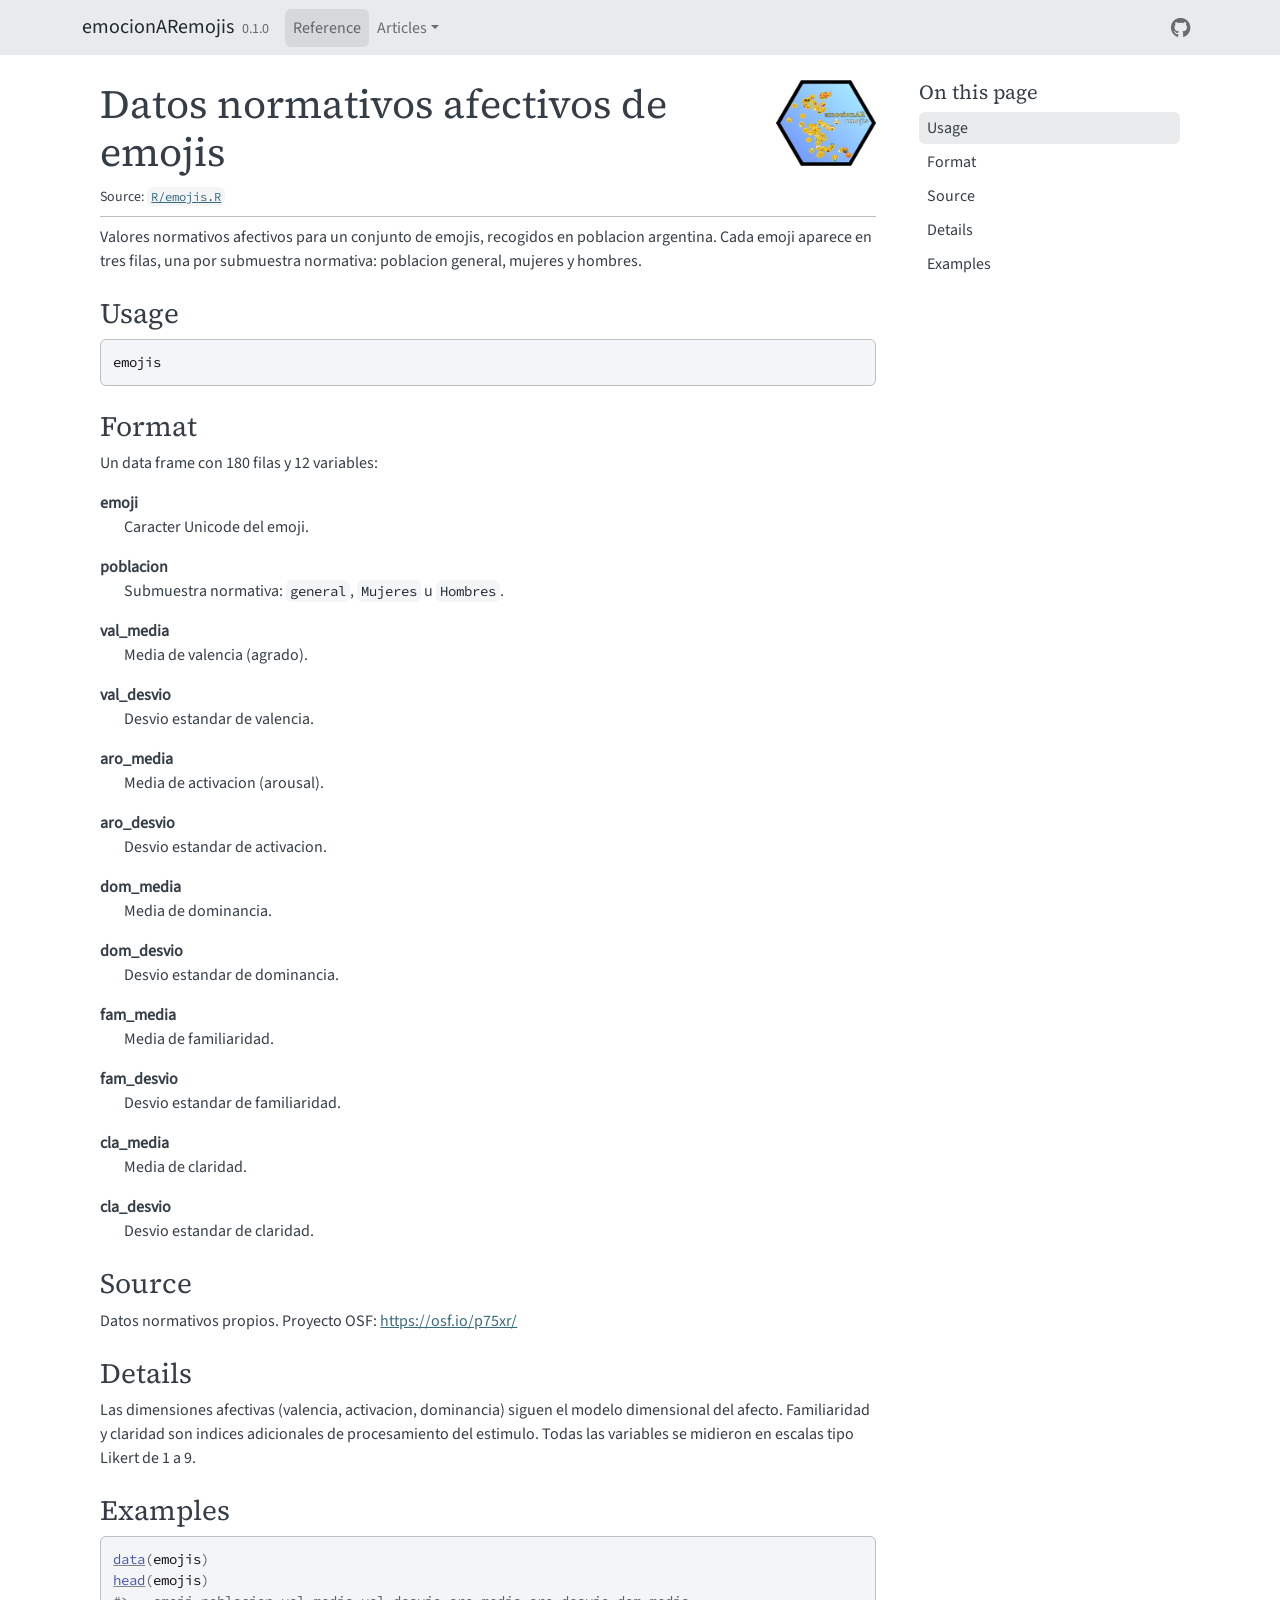
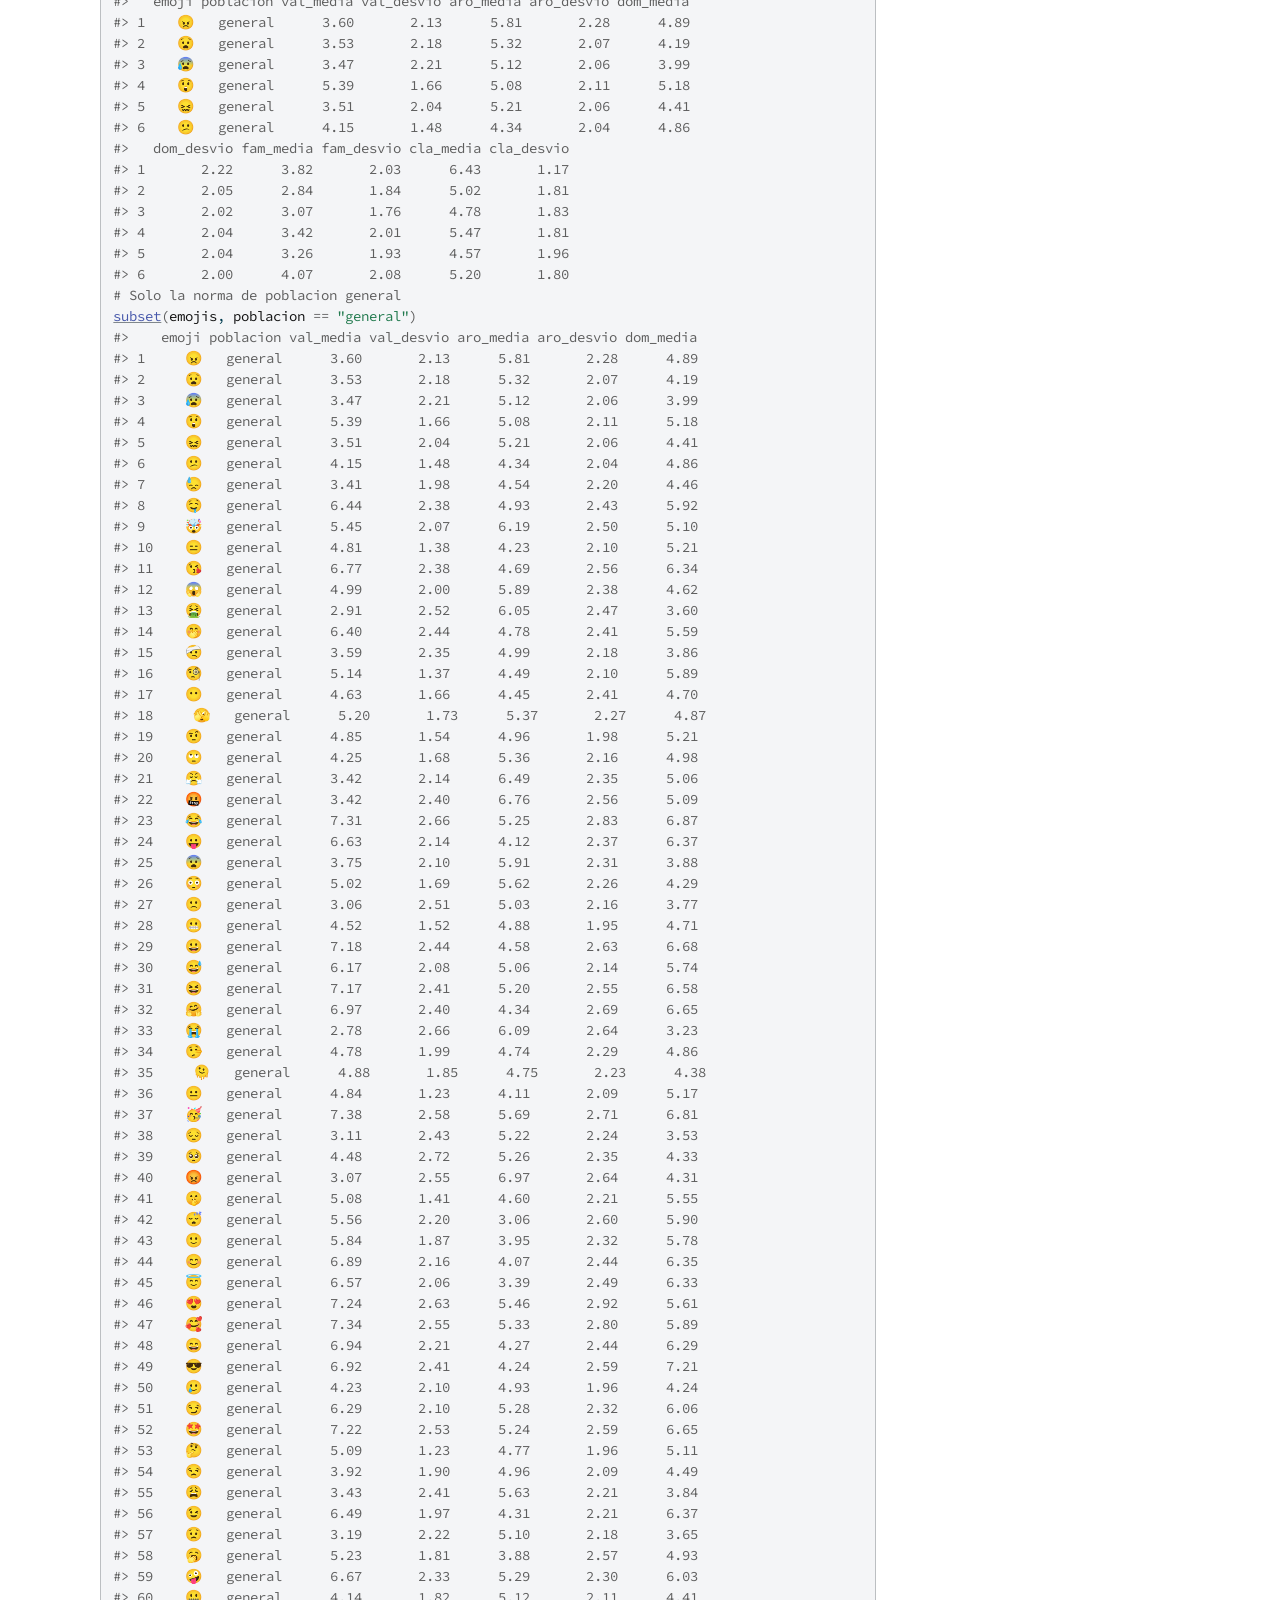
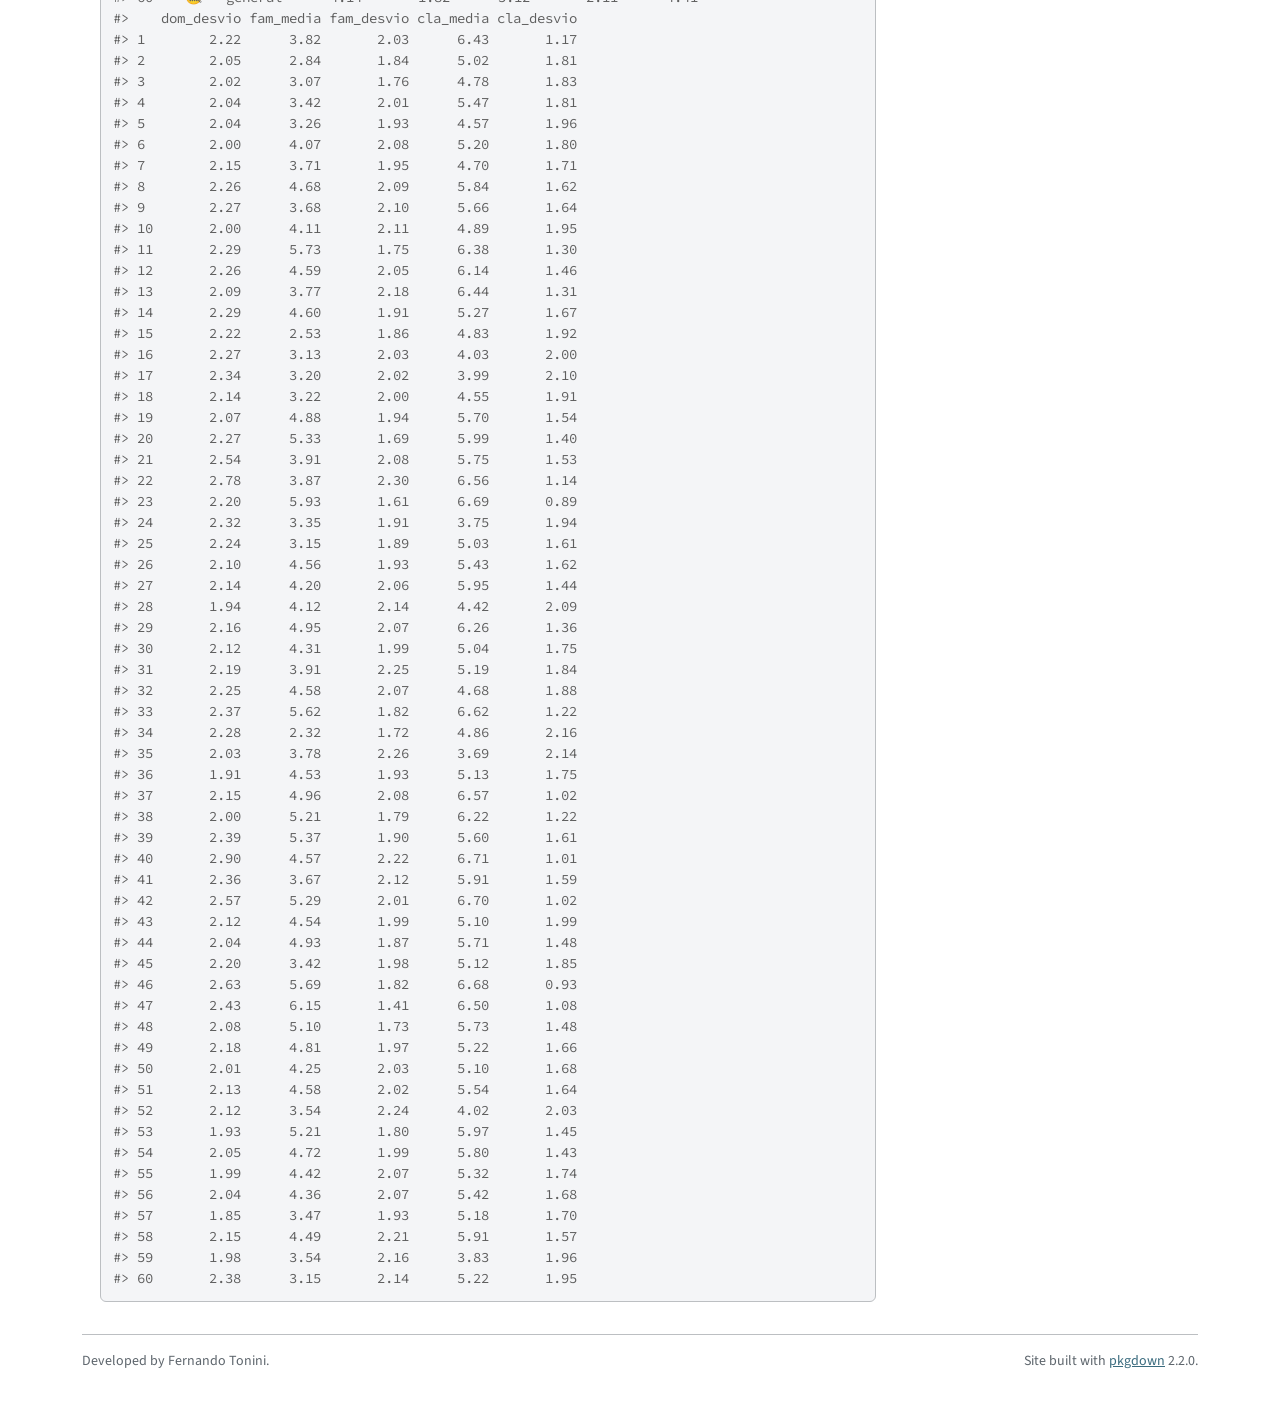
<file: reference/emojis.html>
<!DOCTYPE html>
<!-- Generated by pkgdown: do not edit by hand --><html lang="en"><head><meta http-equiv="Content-Type" content="text/html; charset=UTF-8"><meta charset="utf-8"><meta http-equiv="X-UA-Compatible" content="IE=edge"><meta name="viewport" content="width=device-width, initial-scale=1, shrink-to-fit=no"><title>Datos normativos afectivos de emojis — emojis • emocionARemojis</title><script src="../deps/jquery-3.6.0/jquery-3.6.0.min.js"></script><meta name="viewport" content="width=device-width, initial-scale=1, shrink-to-fit=no"><link href="../deps/bootstrap-5.3.8/bootstrap.min.css" rel="stylesheet"><script src="../deps/bootstrap-5.3.8/bootstrap.bundle.min.js"></script><link href="../deps/Source_Sans_3-0.4.10/font.css" rel="stylesheet"><link href="../deps/Source_Code_Pro-0.4.10/font.css" rel="stylesheet"><link href="../deps/Source_Serif_4-0.4.10/font.css" rel="stylesheet"><link href="../deps/font-awesome-6.5.2/css/all.min.css" rel="stylesheet"><link href="../deps/font-awesome-6.5.2/css/v4-shims.min.css" rel="stylesheet"><script src="../deps/headroom-0.11.0/headroom.min.js"></script><script src="../deps/headroom-0.11.0/jQuery.headroom.min.js"></script><script src="../deps/bootstrap-toc-1.0.1/bootstrap-toc.min.js"></script><script src="../deps/clipboard.js-2.0.11/clipboard.min.js"></script><script src="../deps/search-1.0.0/autocomplete.jquery.min.js"></script><script src="../deps/search-1.0.0/fuse.min.js"></script><script src="../deps/search-1.0.0/mark.min.js"></script><!-- pkgdown --><script src="../pkgdown.js"></script><meta property="og:title" content="Datos normativos afectivos de emojis — emojis"><meta name="description" content="Valores normativos afectivos para un conjunto de emojis, recogidos
en poblacion argentina. Cada emoji aparece en tres filas, una por
submuestra normativa: poblacion general, mujeres y hombres."><meta property="og:description" content="Valores normativos afectivos para un conjunto de emojis, recogidos
en poblacion argentina. Cada emoji aparece en tres filas, una por
submuestra normativa: poblacion general, mujeres y hombres."><meta property="og:image" content="https://toninif.github.io/emocionARemojis/logo.png"><style>
  a:hover { color: #2C5160; }
  pre, code { background-color: #F4F5F7; }
</style></head><body>
    <a href="#main" class="visually-hidden-focusable">Skip to contents</a>


    <nav class="navbar navbar-expand-lg fixed-top bg-light" data-bs-theme="light" aria-label="Site navigation"><div class="container">

    <a class="navbar-brand me-2" href="../index.html">emocionARemojis</a>

    <small class="nav-text text-muted me-auto" data-bs-toggle="tooltip" data-bs-placement="bottom" title="">0.1.0</small>


    <button class="navbar-toggler" type="button" data-bs-toggle="collapse" data-bs-target="#navbar" aria-controls="navbar" aria-expanded="false" aria-label="Toggle navigation">
      <span class="navbar-toggler-icon"></span>
    </button>

    <div id="navbar" class="collapse navbar-collapse ms-3">
      <ul class="navbar-nav me-auto"><li class="active nav-item"><a class="nav-link" href="../reference/index.html">Reference</a></li>
<li class="nav-item dropdown">
  <button class="nav-link dropdown-toggle" type="button" id="dropdown-articles" data-bs-toggle="dropdown" aria-expanded="false" aria-haspopup="true">Articles</button>
  <ul class="dropdown-menu" aria-labelledby="dropdown-articles"><li><a class="dropdown-item" href="../articles/introduccion.html">Introduccion a emocionARemojis</a></li>
  </ul></li>
      </ul><ul class="navbar-nav"><li class="nav-item"><a class="external-link nav-link" href="https://github.com/toninif/emocionARemojis/" aria-label="GitHub"><span class="fa fab fa-github fa-lg"></span></a></li>
      </ul></div>


  </div>
</nav><div class="container template-reference-topic">
<div class="row">
  <main id="main" class="col-md-9"><div class="page-header">
      <img src="../logo.png" class="logo" alt=""><h1>Datos normativos afectivos de emojis</h1>
      <small class="dont-index">Source: <a href="https://github.com/toninif/emocionARemojis/blob/main/R/emojis.R" class="external-link"><code>R/emojis.R</code></a></small>
      <div class="d-none name"><code>emojis.Rd</code></div>
    </div>

    <div class="ref-description section level2">
    <p>Valores normativos afectivos para un conjunto de emojis, recogidos
en poblacion argentina. Cada emoji aparece en tres filas, una por
submuestra normativa: poblacion general, mujeres y hombres.</p>
    </div>

    <div class="section level2">
    <h2 id="ref-usage">Usage<a class="anchor" aria-label="anchor" href="#ref-usage"></a></h2>
    <div class="sourceCode"><pre class="sourceCode r"><code><span><span class="va">emojis</span></span></code></pre></div>
    </div>

    <div class="section level2">
    <h2 id="format">Format<a class="anchor" aria-label="anchor" href="#format"></a></h2>
    <p>Un data frame con 180 filas y 12 variables:</p><dl><dt>emoji</dt>
<dd><p>Caracter Unicode del emoji.</p></dd>

  <dt>poblacion</dt>
<dd><p>Submuestra normativa: <code>general</code>,
    <code>Mujeres</code> u <code>Hombres</code>.</p></dd>

  <dt>val_media</dt>
<dd><p>Media de valencia (agrado).</p></dd>

  <dt>val_desvio</dt>
<dd><p>Desvio estandar de valencia.</p></dd>

  <dt>aro_media</dt>
<dd><p>Media de activacion (arousal).</p></dd>

  <dt>aro_desvio</dt>
<dd><p>Desvio estandar de activacion.</p></dd>

  <dt>dom_media</dt>
<dd><p>Media de dominancia.</p></dd>

  <dt>dom_desvio</dt>
<dd><p>Desvio estandar de dominancia.</p></dd>

  <dt>fam_media</dt>
<dd><p>Media de familiaridad.</p></dd>

  <dt>fam_desvio</dt>
<dd><p>Desvio estandar de familiaridad.</p></dd>

  <dt>cla_media</dt>
<dd><p>Media de claridad.</p></dd>

  <dt>cla_desvio</dt>
<dd><p>Desvio estandar de claridad.</p></dd>


</dl></div>
    <div class="section level2">
    <h2 id="source">Source<a class="anchor" aria-label="anchor" href="#source"></a></h2>
    <p>Datos normativos propios. Proyecto OSF:
  <a href="https://osf.io/p75xr/" class="external-link">https://osf.io/p75xr/</a></p>
    </div>
    <div class="section level2">
    <h2 id="details">Details<a class="anchor" aria-label="anchor" href="#details"></a></h2>
    <p>Las dimensiones afectivas (valencia, activacion, dominancia) siguen
el modelo dimensional del afecto. Familiaridad y claridad son
indices adicionales de procesamiento del estimulo. Todas las
variables se midieron en escalas tipo Likert de 1 a 9.</p>
    </div>

    <div class="section level2">
    <h2 id="ref-examples">Examples<a class="anchor" aria-label="anchor" href="#ref-examples"></a></h2>
    <div class="sourceCode"><pre class="sourceCode r"><code><span class="r-in"><span><span class="fu"><a href="https://rdrr.io/r/utils/data.html" class="external-link">data</a></span><span class="op">(</span><span class="va">emojis</span><span class="op">)</span></span></span>
<span class="r-in"><span><span class="fu"><a href="https://rdrr.io/r/utils/head.html" class="external-link">head</a></span><span class="op">(</span><span class="va">emojis</span><span class="op">)</span></span></span>
<span class="r-out co"><span class="r-pr">#&gt;</span>   emoji poblacion val_media val_desvio aro_media aro_desvio dom_media</span>
<span class="r-out co"><span class="r-pr">#&gt;</span> 1    😠   general      3.60       2.13      5.81       2.28      4.89</span>
<span class="r-out co"><span class="r-pr">#&gt;</span> 2    😧   general      3.53       2.18      5.32       2.07      4.19</span>
<span class="r-out co"><span class="r-pr">#&gt;</span> 3    😰   general      3.47       2.21      5.12       2.06      3.99</span>
<span class="r-out co"><span class="r-pr">#&gt;</span> 4    😲   general      5.39       1.66      5.08       2.11      5.18</span>
<span class="r-out co"><span class="r-pr">#&gt;</span> 5    😖   general      3.51       2.04      5.21       2.06      4.41</span>
<span class="r-out co"><span class="r-pr">#&gt;</span> 6    😕   general      4.15       1.48      4.34       2.04      4.86</span>
<span class="r-out co"><span class="r-pr">#&gt;</span>   dom_desvio fam_media fam_desvio cla_media cla_desvio</span>
<span class="r-out co"><span class="r-pr">#&gt;</span> 1       2.22      3.82       2.03      6.43       1.17</span>
<span class="r-out co"><span class="r-pr">#&gt;</span> 2       2.05      2.84       1.84      5.02       1.81</span>
<span class="r-out co"><span class="r-pr">#&gt;</span> 3       2.02      3.07       1.76      4.78       1.83</span>
<span class="r-out co"><span class="r-pr">#&gt;</span> 4       2.04      3.42       2.01      5.47       1.81</span>
<span class="r-out co"><span class="r-pr">#&gt;</span> 5       2.04      3.26       1.93      4.57       1.96</span>
<span class="r-out co"><span class="r-pr">#&gt;</span> 6       2.00      4.07       2.08      5.20       1.80</span>
<span class="r-in"><span><span class="co"># Solo la norma de poblacion general</span></span></span>
<span class="r-in"><span><span class="fu"><a href="https://rdrr.io/r/base/subset.html" class="external-link">subset</a></span><span class="op">(</span><span class="va">emojis</span>, <span class="va">poblacion</span> <span class="op">==</span> <span class="st">"general"</span><span class="op">)</span></span></span>
<span class="r-out co"><span class="r-pr">#&gt;</span>    emoji poblacion val_media val_desvio aro_media aro_desvio dom_media</span>
<span class="r-out co"><span class="r-pr">#&gt;</span> 1     😠   general      3.60       2.13      5.81       2.28      4.89</span>
<span class="r-out co"><span class="r-pr">#&gt;</span> 2     😧   general      3.53       2.18      5.32       2.07      4.19</span>
<span class="r-out co"><span class="r-pr">#&gt;</span> 3     😰   general      3.47       2.21      5.12       2.06      3.99</span>
<span class="r-out co"><span class="r-pr">#&gt;</span> 4     😲   general      5.39       1.66      5.08       2.11      5.18</span>
<span class="r-out co"><span class="r-pr">#&gt;</span> 5     😖   general      3.51       2.04      5.21       2.06      4.41</span>
<span class="r-out co"><span class="r-pr">#&gt;</span> 6     😕   general      4.15       1.48      4.34       2.04      4.86</span>
<span class="r-out co"><span class="r-pr">#&gt;</span> 7     😓   general      3.41       1.98      4.54       2.20      4.46</span>
<span class="r-out co"><span class="r-pr">#&gt;</span> 8     🤤   general      6.44       2.38      4.93       2.43      5.92</span>
<span class="r-out co"><span class="r-pr">#&gt;</span> 9     🤯   general      5.45       2.07      6.19       2.50      5.10</span>
<span class="r-out co"><span class="r-pr">#&gt;</span> 10    😑   general      4.81       1.38      4.23       2.10      5.21</span>
<span class="r-out co"><span class="r-pr">#&gt;</span> 11    😘   general      6.77       2.38      4.69       2.56      6.34</span>
<span class="r-out co"><span class="r-pr">#&gt;</span> 12    😱   general      4.99       2.00      5.89       2.38      4.62</span>
<span class="r-out co"><span class="r-pr">#&gt;</span> 13    🤮   general      2.91       2.52      6.05       2.47      3.60</span>
<span class="r-out co"><span class="r-pr">#&gt;</span> 14    🤭   general      6.40       2.44      4.78       2.41      5.59</span>
<span class="r-out co"><span class="r-pr">#&gt;</span> 15    🤕   general      3.59       2.35      4.99       2.18      3.86</span>
<span class="r-out co"><span class="r-pr">#&gt;</span> 16    🧐   general      5.14       1.37      4.49       2.10      5.89</span>
<span class="r-out co"><span class="r-pr">#&gt;</span> 17    😶   general      4.63       1.66      4.45       2.41      4.70</span>
<span class="r-out co"><span class="r-pr">#&gt;</span> 18     🫣   general      5.20       1.73      5.37       2.27      4.87</span>
<span class="r-out co"><span class="r-pr">#&gt;</span> 19    🤨   general      4.85       1.54      4.96       1.98      5.21</span>
<span class="r-out co"><span class="r-pr">#&gt;</span> 20    🙄   general      4.25       1.68      5.36       2.16      4.98</span>
<span class="r-out co"><span class="r-pr">#&gt;</span> 21    😤   general      3.42       2.14      6.49       2.35      5.06</span>
<span class="r-out co"><span class="r-pr">#&gt;</span> 22    🤬   general      3.42       2.40      6.76       2.56      5.09</span>
<span class="r-out co"><span class="r-pr">#&gt;</span> 23    😂   general      7.31       2.66      5.25       2.83      6.87</span>
<span class="r-out co"><span class="r-pr">#&gt;</span> 24    😛   general      6.63       2.14      4.12       2.37      6.37</span>
<span class="r-out co"><span class="r-pr">#&gt;</span> 25    😨   general      3.75       2.10      5.91       2.31      3.88</span>
<span class="r-out co"><span class="r-pr">#&gt;</span> 26    😳   general      5.02       1.69      5.62       2.26      4.29</span>
<span class="r-out co"><span class="r-pr">#&gt;</span> 27    🙁   general      3.06       2.51      5.03       2.16      3.77</span>
<span class="r-out co"><span class="r-pr">#&gt;</span> 28    😬   general      4.52       1.52      4.88       1.95      4.71</span>
<span class="r-out co"><span class="r-pr">#&gt;</span> 29    😀   general      7.18       2.44      4.58       2.63      6.68</span>
<span class="r-out co"><span class="r-pr">#&gt;</span> 30    😅   general      6.17       2.08      5.06       2.14      5.74</span>
<span class="r-out co"><span class="r-pr">#&gt;</span> 31    😆   general      7.17       2.41      5.20       2.55      6.58</span>
<span class="r-out co"><span class="r-pr">#&gt;</span> 32    🤗   general      6.97       2.40      4.34       2.69      6.65</span>
<span class="r-out co"><span class="r-pr">#&gt;</span> 33    😭   general      2.78       2.66      6.09       2.64      3.23</span>
<span class="r-out co"><span class="r-pr">#&gt;</span> 34    🤥   general      4.78       1.99      4.74       2.29      4.86</span>
<span class="r-out co"><span class="r-pr">#&gt;</span> 35     🫠   general      4.88       1.85      4.75       2.23      4.38</span>
<span class="r-out co"><span class="r-pr">#&gt;</span> 36    😐   general      4.84       1.23      4.11       2.09      5.17</span>
<span class="r-out co"><span class="r-pr">#&gt;</span> 37    🥳   general      7.38       2.58      5.69       2.71      6.81</span>
<span class="r-out co"><span class="r-pr">#&gt;</span> 38    😔   general      3.11       2.43      5.22       2.24      3.53</span>
<span class="r-out co"><span class="r-pr">#&gt;</span> 39    🥺   general      4.48       2.72      5.26       2.35      4.33</span>
<span class="r-out co"><span class="r-pr">#&gt;</span> 40    😡   general      3.07       2.55      6.97       2.64      4.31</span>
<span class="r-out co"><span class="r-pr">#&gt;</span> 41    🤫   general      5.08       1.41      4.60       2.21      5.55</span>
<span class="r-out co"><span class="r-pr">#&gt;</span> 42    😴   general      5.56       2.20      3.06       2.60      5.90</span>
<span class="r-out co"><span class="r-pr">#&gt;</span> 43    🙂   general      5.84       1.87      3.95       2.32      5.78</span>
<span class="r-out co"><span class="r-pr">#&gt;</span> 44    😊   general      6.89       2.16      4.07       2.44      6.35</span>
<span class="r-out co"><span class="r-pr">#&gt;</span> 45    😇   general      6.57       2.06      3.39       2.49      6.33</span>
<span class="r-out co"><span class="r-pr">#&gt;</span> 46    😍   general      7.24       2.63      5.46       2.92      5.61</span>
<span class="r-out co"><span class="r-pr">#&gt;</span> 47    🥰   general      7.34       2.55      5.33       2.80      5.89</span>
<span class="r-out co"><span class="r-pr">#&gt;</span> 48    😄   general      6.94       2.21      4.27       2.44      6.29</span>
<span class="r-out co"><span class="r-pr">#&gt;</span> 49    😎   general      6.92       2.41      4.24       2.59      7.21</span>
<span class="r-out co"><span class="r-pr">#&gt;</span> 50    🥲   general      4.23       2.10      4.93       1.96      4.24</span>
<span class="r-out co"><span class="r-pr">#&gt;</span> 51    😏   general      6.29       2.10      5.28       2.32      6.06</span>
<span class="r-out co"><span class="r-pr">#&gt;</span> 52    🤩   general      7.22       2.53      5.24       2.59      6.65</span>
<span class="r-out co"><span class="r-pr">#&gt;</span> 53    🤔   general      5.09       1.23      4.77       1.96      5.11</span>
<span class="r-out co"><span class="r-pr">#&gt;</span> 54    😒   general      3.92       1.90      4.96       2.09      4.49</span>
<span class="r-out co"><span class="r-pr">#&gt;</span> 55    😩   general      3.43       2.41      5.63       2.21      3.84</span>
<span class="r-out co"><span class="r-pr">#&gt;</span> 56    😉   general      6.49       1.97      4.31       2.21      6.37</span>
<span class="r-out co"><span class="r-pr">#&gt;</span> 57    😟   general      3.19       2.22      5.10       2.18      3.65</span>
<span class="r-out co"><span class="r-pr">#&gt;</span> 58    🥱   general      5.23       1.81      3.88       2.57      4.93</span>
<span class="r-out co"><span class="r-pr">#&gt;</span> 59    🤪   general      6.67       2.33      5.29       2.30      6.03</span>
<span class="r-out co"><span class="r-pr">#&gt;</span> 60    🤐   general      4.14       1.82      5.12       2.11      4.41</span>
<span class="r-out co"><span class="r-pr">#&gt;</span>    dom_desvio fam_media fam_desvio cla_media cla_desvio</span>
<span class="r-out co"><span class="r-pr">#&gt;</span> 1        2.22      3.82       2.03      6.43       1.17</span>
<span class="r-out co"><span class="r-pr">#&gt;</span> 2        2.05      2.84       1.84      5.02       1.81</span>
<span class="r-out co"><span class="r-pr">#&gt;</span> 3        2.02      3.07       1.76      4.78       1.83</span>
<span class="r-out co"><span class="r-pr">#&gt;</span> 4        2.04      3.42       2.01      5.47       1.81</span>
<span class="r-out co"><span class="r-pr">#&gt;</span> 5        2.04      3.26       1.93      4.57       1.96</span>
<span class="r-out co"><span class="r-pr">#&gt;</span> 6        2.00      4.07       2.08      5.20       1.80</span>
<span class="r-out co"><span class="r-pr">#&gt;</span> 7        2.15      3.71       1.95      4.70       1.71</span>
<span class="r-out co"><span class="r-pr">#&gt;</span> 8        2.26      4.68       2.09      5.84       1.62</span>
<span class="r-out co"><span class="r-pr">#&gt;</span> 9        2.27      3.68       2.10      5.66       1.64</span>
<span class="r-out co"><span class="r-pr">#&gt;</span> 10       2.00      4.11       2.11      4.89       1.95</span>
<span class="r-out co"><span class="r-pr">#&gt;</span> 11       2.29      5.73       1.75      6.38       1.30</span>
<span class="r-out co"><span class="r-pr">#&gt;</span> 12       2.26      4.59       2.05      6.14       1.46</span>
<span class="r-out co"><span class="r-pr">#&gt;</span> 13       2.09      3.77       2.18      6.44       1.31</span>
<span class="r-out co"><span class="r-pr">#&gt;</span> 14       2.29      4.60       1.91      5.27       1.67</span>
<span class="r-out co"><span class="r-pr">#&gt;</span> 15       2.22      2.53       1.86      4.83       1.92</span>
<span class="r-out co"><span class="r-pr">#&gt;</span> 16       2.27      3.13       2.03      4.03       2.00</span>
<span class="r-out co"><span class="r-pr">#&gt;</span> 17       2.34      3.20       2.02      3.99       2.10</span>
<span class="r-out co"><span class="r-pr">#&gt;</span> 18       2.14      3.22       2.00      4.55       1.91</span>
<span class="r-out co"><span class="r-pr">#&gt;</span> 19       2.07      4.88       1.94      5.70       1.54</span>
<span class="r-out co"><span class="r-pr">#&gt;</span> 20       2.27      5.33       1.69      5.99       1.40</span>
<span class="r-out co"><span class="r-pr">#&gt;</span> 21       2.54      3.91       2.08      5.75       1.53</span>
<span class="r-out co"><span class="r-pr">#&gt;</span> 22       2.78      3.87       2.30      6.56       1.14</span>
<span class="r-out co"><span class="r-pr">#&gt;</span> 23       2.20      5.93       1.61      6.69       0.89</span>
<span class="r-out co"><span class="r-pr">#&gt;</span> 24       2.32      3.35       1.91      3.75       1.94</span>
<span class="r-out co"><span class="r-pr">#&gt;</span> 25       2.24      3.15       1.89      5.03       1.61</span>
<span class="r-out co"><span class="r-pr">#&gt;</span> 26       2.10      4.56       1.93      5.43       1.62</span>
<span class="r-out co"><span class="r-pr">#&gt;</span> 27       2.14      4.20       2.06      5.95       1.44</span>
<span class="r-out co"><span class="r-pr">#&gt;</span> 28       1.94      4.12       2.14      4.42       2.09</span>
<span class="r-out co"><span class="r-pr">#&gt;</span> 29       2.16      4.95       2.07      6.26       1.36</span>
<span class="r-out co"><span class="r-pr">#&gt;</span> 30       2.12      4.31       1.99      5.04       1.75</span>
<span class="r-out co"><span class="r-pr">#&gt;</span> 31       2.19      3.91       2.25      5.19       1.84</span>
<span class="r-out co"><span class="r-pr">#&gt;</span> 32       2.25      4.58       2.07      4.68       1.88</span>
<span class="r-out co"><span class="r-pr">#&gt;</span> 33       2.37      5.62       1.82      6.62       1.22</span>
<span class="r-out co"><span class="r-pr">#&gt;</span> 34       2.28      2.32       1.72      4.86       2.16</span>
<span class="r-out co"><span class="r-pr">#&gt;</span> 35       2.03      3.78       2.26      3.69       2.14</span>
<span class="r-out co"><span class="r-pr">#&gt;</span> 36       1.91      4.53       1.93      5.13       1.75</span>
<span class="r-out co"><span class="r-pr">#&gt;</span> 37       2.15      4.96       2.08      6.57       1.02</span>
<span class="r-out co"><span class="r-pr">#&gt;</span> 38       2.00      5.21       1.79      6.22       1.22</span>
<span class="r-out co"><span class="r-pr">#&gt;</span> 39       2.39      5.37       1.90      5.60       1.61</span>
<span class="r-out co"><span class="r-pr">#&gt;</span> 40       2.90      4.57       2.22      6.71       1.01</span>
<span class="r-out co"><span class="r-pr">#&gt;</span> 41       2.36      3.67       2.12      5.91       1.59</span>
<span class="r-out co"><span class="r-pr">#&gt;</span> 42       2.57      5.29       2.01      6.70       1.02</span>
<span class="r-out co"><span class="r-pr">#&gt;</span> 43       2.12      4.54       1.99      5.10       1.99</span>
<span class="r-out co"><span class="r-pr">#&gt;</span> 44       2.04      4.93       1.87      5.71       1.48</span>
<span class="r-out co"><span class="r-pr">#&gt;</span> 45       2.20      3.42       1.98      5.12       1.85</span>
<span class="r-out co"><span class="r-pr">#&gt;</span> 46       2.63      5.69       1.82      6.68       0.93</span>
<span class="r-out co"><span class="r-pr">#&gt;</span> 47       2.43      6.15       1.41      6.50       1.08</span>
<span class="r-out co"><span class="r-pr">#&gt;</span> 48       2.08      5.10       1.73      5.73       1.48</span>
<span class="r-out co"><span class="r-pr">#&gt;</span> 49       2.18      4.81       1.97      5.22       1.66</span>
<span class="r-out co"><span class="r-pr">#&gt;</span> 50       2.01      4.25       2.03      5.10       1.68</span>
<span class="r-out co"><span class="r-pr">#&gt;</span> 51       2.13      4.58       2.02      5.54       1.64</span>
<span class="r-out co"><span class="r-pr">#&gt;</span> 52       2.12      3.54       2.24      4.02       2.03</span>
<span class="r-out co"><span class="r-pr">#&gt;</span> 53       1.93      5.21       1.80      5.97       1.45</span>
<span class="r-out co"><span class="r-pr">#&gt;</span> 54       2.05      4.72       1.99      5.80       1.43</span>
<span class="r-out co"><span class="r-pr">#&gt;</span> 55       1.99      4.42       2.07      5.32       1.74</span>
<span class="r-out co"><span class="r-pr">#&gt;</span> 56       2.04      4.36       2.07      5.42       1.68</span>
<span class="r-out co"><span class="r-pr">#&gt;</span> 57       1.85      3.47       1.93      5.18       1.70</span>
<span class="r-out co"><span class="r-pr">#&gt;</span> 58       2.15      4.49       2.21      5.91       1.57</span>
<span class="r-out co"><span class="r-pr">#&gt;</span> 59       1.98      3.54       2.16      3.83       1.96</span>
<span class="r-out co"><span class="r-pr">#&gt;</span> 60       2.38      3.15       2.14      5.22       1.95</span>
</code></pre></div>
    </div>
  </main><aside class="col-md-3"><nav id="toc" aria-label="Table of contents"><h2>On this page</h2>
    </nav></aside></div>


    <footer><div class="pkgdown-footer-left">
  <p>Developed by Fernando Tonini.</p>
</div>

<div class="pkgdown-footer-right">
  <p>Site built with <a href="https://pkgdown.r-lib.org/" class="external-link">pkgdown</a> 2.2.0.</p>
</div>

    </footer></div>





  </body></html>
</file>
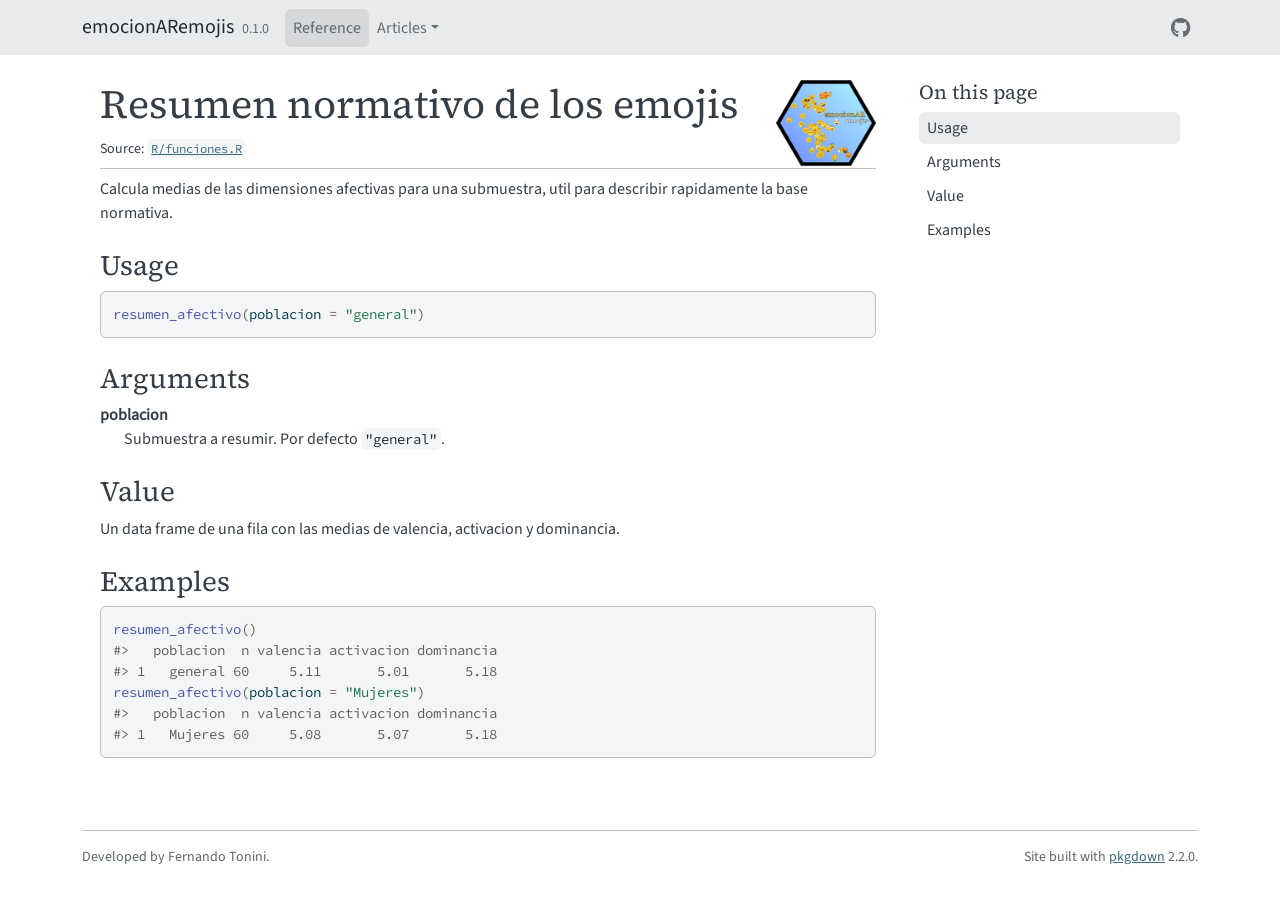
<file: reference/resumen_afectivo.html>
<!DOCTYPE html>
<!-- Generated by pkgdown: do not edit by hand --><html lang="en"><head><meta http-equiv="Content-Type" content="text/html; charset=UTF-8"><meta charset="utf-8"><meta http-equiv="X-UA-Compatible" content="IE=edge"><meta name="viewport" content="width=device-width, initial-scale=1, shrink-to-fit=no"><title>Resumen normativo de los emojis — resumen_afectivo • emocionARemojis</title><script src="../deps/jquery-3.6.0/jquery-3.6.0.min.js"></script><meta name="viewport" content="width=device-width, initial-scale=1, shrink-to-fit=no"><link href="../deps/bootstrap-5.3.8/bootstrap.min.css" rel="stylesheet"><script src="../deps/bootstrap-5.3.8/bootstrap.bundle.min.js"></script><link href="../deps/Source_Sans_3-0.4.10/font.css" rel="stylesheet"><link href="../deps/Source_Code_Pro-0.4.10/font.css" rel="stylesheet"><link href="../deps/Source_Serif_4-0.4.10/font.css" rel="stylesheet"><link href="../deps/font-awesome-6.5.2/css/all.min.css" rel="stylesheet"><link href="../deps/font-awesome-6.5.2/css/v4-shims.min.css" rel="stylesheet"><script src="../deps/headroom-0.11.0/headroom.min.js"></script><script src="../deps/headroom-0.11.0/jQuery.headroom.min.js"></script><script src="../deps/bootstrap-toc-1.0.1/bootstrap-toc.min.js"></script><script src="../deps/clipboard.js-2.0.11/clipboard.min.js"></script><script src="../deps/search-1.0.0/autocomplete.jquery.min.js"></script><script src="../deps/search-1.0.0/fuse.min.js"></script><script src="../deps/search-1.0.0/mark.min.js"></script><!-- pkgdown --><script src="../pkgdown.js"></script><meta property="og:title" content="Resumen normativo de los emojis — resumen_afectivo"><meta name="description" content="Calcula medias de las dimensiones afectivas para una submuestra,
util para describir rapidamente la base normativa."><meta property="og:description" content="Calcula medias de las dimensiones afectivas para una submuestra,
util para describir rapidamente la base normativa."><meta property="og:image" content="https://toninif.github.io/emocionARemojis/logo.png"><style>
  a:hover { color: #2C5160; }
  pre, code { background-color: #F4F5F7; }
</style></head><body>
    <a href="#main" class="visually-hidden-focusable">Skip to contents</a>


    <nav class="navbar navbar-expand-lg fixed-top bg-light" data-bs-theme="light" aria-label="Site navigation"><div class="container">

    <a class="navbar-brand me-2" href="../index.html">emocionARemojis</a>

    <small class="nav-text text-muted me-auto" data-bs-toggle="tooltip" data-bs-placement="bottom" title="">0.1.0</small>


    <button class="navbar-toggler" type="button" data-bs-toggle="collapse" data-bs-target="#navbar" aria-controls="navbar" aria-expanded="false" aria-label="Toggle navigation">
      <span class="navbar-toggler-icon"></span>
    </button>

    <div id="navbar" class="collapse navbar-collapse ms-3">
      <ul class="navbar-nav me-auto"><li class="active nav-item"><a class="nav-link" href="../reference/index.html">Reference</a></li>
<li class="nav-item dropdown">
  <button class="nav-link dropdown-toggle" type="button" id="dropdown-articles" data-bs-toggle="dropdown" aria-expanded="false" aria-haspopup="true">Articles</button>
  <ul class="dropdown-menu" aria-labelledby="dropdown-articles"><li><a class="dropdown-item" href="../articles/introduccion.html">Introduccion a emocionARemojis</a></li>
  </ul></li>
      </ul><ul class="navbar-nav"><li class="nav-item"><a class="external-link nav-link" href="https://github.com/toninif/emocionARemojis/" aria-label="GitHub"><span class="fa fab fa-github fa-lg"></span></a></li>
      </ul></div>


  </div>
</nav><div class="container template-reference-topic">
<div class="row">
  <main id="main" class="col-md-9"><div class="page-header">
      <img src="../logo.png" class="logo" alt=""><h1>Resumen normativo de los emojis</h1>
      <small class="dont-index">Source: <a href="https://github.com/toninif/emocionARemojis/blob/main/R/funciones.R" class="external-link"><code>R/funciones.R</code></a></small>
      <div class="d-none name"><code>resumen_afectivo.Rd</code></div>
    </div>

    <div class="ref-description section level2">
    <p>Calcula medias de las dimensiones afectivas para una submuestra,
util para describir rapidamente la base normativa.</p>
    </div>

    <div class="section level2">
    <h2 id="ref-usage">Usage<a class="anchor" aria-label="anchor" href="#ref-usage"></a></h2>
    <div class="sourceCode"><pre class="sourceCode r"><code><span><span class="fu">resumen_afectivo</span><span class="op">(</span>poblacion <span class="op">=</span> <span class="st">"general"</span><span class="op">)</span></span></code></pre></div>
    </div>

    <div class="section level2">
    <h2 id="arguments">Arguments<a class="anchor" aria-label="anchor" href="#arguments"></a></h2>


<dl><dt id="arg-poblacion">poblacion<a class="anchor" aria-label="anchor" href="#arg-poblacion"></a></dt>
<dd><p>Submuestra a resumir. Por defecto <code>"general"</code>.</p></dd>

</dl></div>
    <div class="section level2">
    <h2 id="value">Value<a class="anchor" aria-label="anchor" href="#value"></a></h2>
    <p>Un data frame de una fila con las medias de valencia,
  activacion y dominancia.</p>
    </div>

    <div class="section level2">
    <h2 id="ref-examples">Examples<a class="anchor" aria-label="anchor" href="#ref-examples"></a></h2>
    <div class="sourceCode"><pre class="sourceCode r"><code><span class="r-in"><span><span class="fu">resumen_afectivo</span><span class="op">(</span><span class="op">)</span></span></span>
<span class="r-out co"><span class="r-pr">#&gt;</span>   poblacion  n valencia activacion dominancia</span>
<span class="r-out co"><span class="r-pr">#&gt;</span> 1   general 60     5.11       5.01       5.18</span>
<span class="r-in"><span><span class="fu">resumen_afectivo</span><span class="op">(</span>poblacion <span class="op">=</span> <span class="st">"Mujeres"</span><span class="op">)</span></span></span>
<span class="r-out co"><span class="r-pr">#&gt;</span>   poblacion  n valencia activacion dominancia</span>
<span class="r-out co"><span class="r-pr">#&gt;</span> 1   Mujeres 60     5.08       5.07       5.18</span>
</code></pre></div>
    </div>
  </main><aside class="col-md-3"><nav id="toc" aria-label="Table of contents"><h2>On this page</h2>
    </nav></aside></div>


    <footer><div class="pkgdown-footer-left">
  <p>Developed by Fernando Tonini.</p>
</div>

<div class="pkgdown-footer-right">
  <p>Site built with <a href="https://pkgdown.r-lib.org/" class="external-link">pkgdown</a> 2.2.0.</p>
</div>

    </footer></div>





  </body></html>
</file>
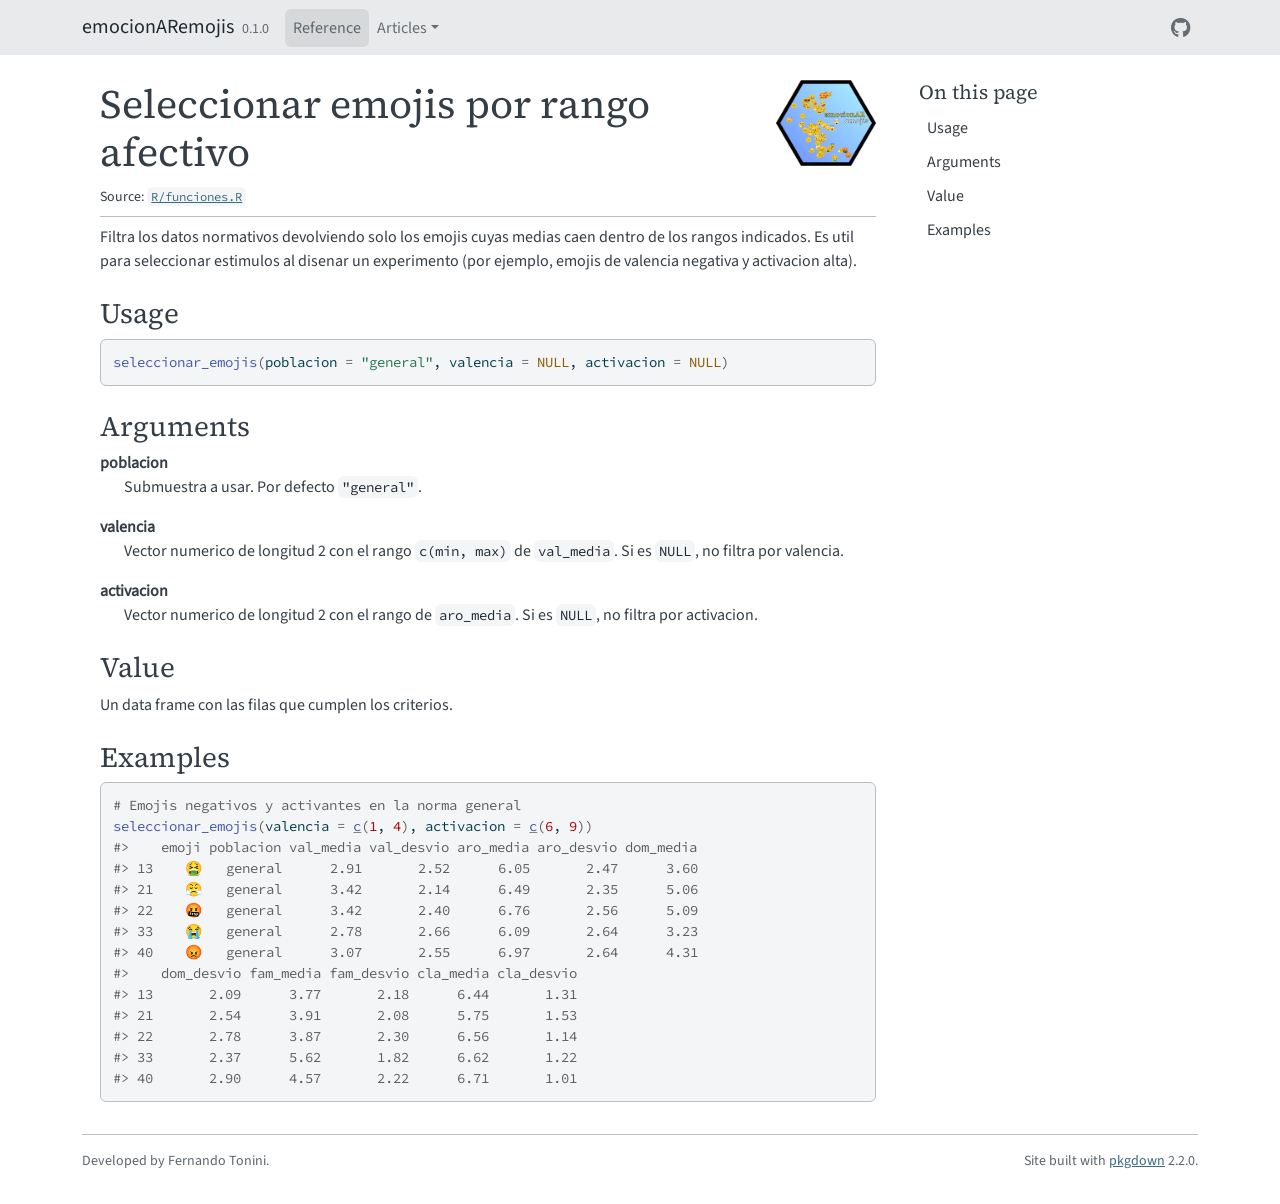
<file: reference/seleccionar_emojis.html>
<!DOCTYPE html>
<!-- Generated by pkgdown: do not edit by hand --><html lang="en"><head><meta http-equiv="Content-Type" content="text/html; charset=UTF-8"><meta charset="utf-8"><meta http-equiv="X-UA-Compatible" content="IE=edge"><meta name="viewport" content="width=device-width, initial-scale=1, shrink-to-fit=no"><title>Seleccionar emojis por rango afectivo — seleccionar_emojis • emocionARemojis</title><script src="../deps/jquery-3.6.0/jquery-3.6.0.min.js"></script><meta name="viewport" content="width=device-width, initial-scale=1, shrink-to-fit=no"><link href="../deps/bootstrap-5.3.8/bootstrap.min.css" rel="stylesheet"><script src="../deps/bootstrap-5.3.8/bootstrap.bundle.min.js"></script><link href="../deps/Source_Sans_3-0.4.10/font.css" rel="stylesheet"><link href="../deps/Source_Code_Pro-0.4.10/font.css" rel="stylesheet"><link href="../deps/Source_Serif_4-0.4.10/font.css" rel="stylesheet"><link href="../deps/font-awesome-6.5.2/css/all.min.css" rel="stylesheet"><link href="../deps/font-awesome-6.5.2/css/v4-shims.min.css" rel="stylesheet"><script src="../deps/headroom-0.11.0/headroom.min.js"></script><script src="../deps/headroom-0.11.0/jQuery.headroom.min.js"></script><script src="../deps/bootstrap-toc-1.0.1/bootstrap-toc.min.js"></script><script src="../deps/clipboard.js-2.0.11/clipboard.min.js"></script><script src="../deps/search-1.0.0/autocomplete.jquery.min.js"></script><script src="../deps/search-1.0.0/fuse.min.js"></script><script src="../deps/search-1.0.0/mark.min.js"></script><!-- pkgdown --><script src="../pkgdown.js"></script><meta property="og:title" content="Seleccionar emojis por rango afectivo — seleccionar_emojis"><meta name="description" content="Filtra los datos normativos devolviendo solo los emojis cuyas
medias caen dentro de los rangos indicados. Es util para
seleccionar estimulos al disenar un experimento (por ejemplo,
emojis de valencia negativa y activacion alta)."><meta property="og:description" content="Filtra los datos normativos devolviendo solo los emojis cuyas
medias caen dentro de los rangos indicados. Es util para
seleccionar estimulos al disenar un experimento (por ejemplo,
emojis de valencia negativa y activacion alta)."><meta property="og:image" content="https://toninif.github.io/emocionARemojis/logo.png"><style>
  a:hover { color: #2C5160; }
  pre, code { background-color: #F4F5F7; }
</style></head><body>
    <a href="#main" class="visually-hidden-focusable">Skip to contents</a>


    <nav class="navbar navbar-expand-lg fixed-top bg-light" data-bs-theme="light" aria-label="Site navigation"><div class="container">

    <a class="navbar-brand me-2" href="../index.html">emocionARemojis</a>

    <small class="nav-text text-muted me-auto" data-bs-toggle="tooltip" data-bs-placement="bottom" title="">0.1.0</small>


    <button class="navbar-toggler" type="button" data-bs-toggle="collapse" data-bs-target="#navbar" aria-controls="navbar" aria-expanded="false" aria-label="Toggle navigation">
      <span class="navbar-toggler-icon"></span>
    </button>

    <div id="navbar" class="collapse navbar-collapse ms-3">
      <ul class="navbar-nav me-auto"><li class="active nav-item"><a class="nav-link" href="../reference/index.html">Reference</a></li>
<li class="nav-item dropdown">
  <button class="nav-link dropdown-toggle" type="button" id="dropdown-articles" data-bs-toggle="dropdown" aria-expanded="false" aria-haspopup="true">Articles</button>
  <ul class="dropdown-menu" aria-labelledby="dropdown-articles"><li><a class="dropdown-item" href="../articles/introduccion.html">Introduccion a emocionARemojis</a></li>
  </ul></li>
      </ul><ul class="navbar-nav"><li class="nav-item"><a class="external-link nav-link" href="https://github.com/toninif/emocionARemojis/" aria-label="GitHub"><span class="fa fab fa-github fa-lg"></span></a></li>
      </ul></div>


  </div>
</nav><div class="container template-reference-topic">
<div class="row">
  <main id="main" class="col-md-9"><div class="page-header">
      <img src="../logo.png" class="logo" alt=""><h1>Seleccionar emojis por rango afectivo</h1>
      <small class="dont-index">Source: <a href="https://github.com/toninif/emocionARemojis/blob/main/R/funciones.R" class="external-link"><code>R/funciones.R</code></a></small>
      <div class="d-none name"><code>seleccionar_emojis.Rd</code></div>
    </div>

    <div class="ref-description section level2">
    <p>Filtra los datos normativos devolviendo solo los emojis cuyas
medias caen dentro de los rangos indicados. Es util para
seleccionar estimulos al disenar un experimento (por ejemplo,
emojis de valencia negativa y activacion alta).</p>
    </div>

    <div class="section level2">
    <h2 id="ref-usage">Usage<a class="anchor" aria-label="anchor" href="#ref-usage"></a></h2>
    <div class="sourceCode"><pre class="sourceCode r"><code><span><span class="fu">seleccionar_emojis</span><span class="op">(</span>poblacion <span class="op">=</span> <span class="st">"general"</span>, valencia <span class="op">=</span> <span class="cn">NULL</span>, activacion <span class="op">=</span> <span class="cn">NULL</span><span class="op">)</span></span></code></pre></div>
    </div>

    <div class="section level2">
    <h2 id="arguments">Arguments<a class="anchor" aria-label="anchor" href="#arguments"></a></h2>


<dl><dt id="arg-poblacion">poblacion<a class="anchor" aria-label="anchor" href="#arg-poblacion"></a></dt>
<dd><p>Submuestra a usar. Por defecto <code>"general"</code>.</p></dd>


<dt id="arg-valencia">valencia<a class="anchor" aria-label="anchor" href="#arg-valencia"></a></dt>
<dd><p>Vector numerico de longitud 2 con el rango
<code>c(min, max)</code> de <code>val_media</code>. Si es <code>NULL</code>, no
filtra por valencia.</p></dd>


<dt id="arg-activacion">activacion<a class="anchor" aria-label="anchor" href="#arg-activacion"></a></dt>
<dd><p>Vector numerico de longitud 2 con el rango de
<code>aro_media</code>. Si es <code>NULL</code>, no filtra por activacion.</p></dd>

</dl></div>
    <div class="section level2">
    <h2 id="value">Value<a class="anchor" aria-label="anchor" href="#value"></a></h2>
    <p>Un data frame con las filas que cumplen los criterios.</p>
    </div>

    <div class="section level2">
    <h2 id="ref-examples">Examples<a class="anchor" aria-label="anchor" href="#ref-examples"></a></h2>
    <div class="sourceCode"><pre class="sourceCode r"><code><span class="r-in"><span><span class="co"># Emojis negativos y activantes en la norma general</span></span></span>
<span class="r-in"><span><span class="fu">seleccionar_emojis</span><span class="op">(</span>valencia <span class="op">=</span> <span class="fu"><a href="https://rdrr.io/r/base/c.html" class="external-link">c</a></span><span class="op">(</span><span class="fl">1</span>, <span class="fl">4</span><span class="op">)</span>, activacion <span class="op">=</span> <span class="fu"><a href="https://rdrr.io/r/base/c.html" class="external-link">c</a></span><span class="op">(</span><span class="fl">6</span>, <span class="fl">9</span><span class="op">)</span><span class="op">)</span></span></span>
<span class="r-out co"><span class="r-pr">#&gt;</span>    emoji poblacion val_media val_desvio aro_media aro_desvio dom_media</span>
<span class="r-out co"><span class="r-pr">#&gt;</span> 13    🤮   general      2.91       2.52      6.05       2.47      3.60</span>
<span class="r-out co"><span class="r-pr">#&gt;</span> 21    😤   general      3.42       2.14      6.49       2.35      5.06</span>
<span class="r-out co"><span class="r-pr">#&gt;</span> 22    🤬   general      3.42       2.40      6.76       2.56      5.09</span>
<span class="r-out co"><span class="r-pr">#&gt;</span> 33    😭   general      2.78       2.66      6.09       2.64      3.23</span>
<span class="r-out co"><span class="r-pr">#&gt;</span> 40    😡   general      3.07       2.55      6.97       2.64      4.31</span>
<span class="r-out co"><span class="r-pr">#&gt;</span>    dom_desvio fam_media fam_desvio cla_media cla_desvio</span>
<span class="r-out co"><span class="r-pr">#&gt;</span> 13       2.09      3.77       2.18      6.44       1.31</span>
<span class="r-out co"><span class="r-pr">#&gt;</span> 21       2.54      3.91       2.08      5.75       1.53</span>
<span class="r-out co"><span class="r-pr">#&gt;</span> 22       2.78      3.87       2.30      6.56       1.14</span>
<span class="r-out co"><span class="r-pr">#&gt;</span> 33       2.37      5.62       1.82      6.62       1.22</span>
<span class="r-out co"><span class="r-pr">#&gt;</span> 40       2.90      4.57       2.22      6.71       1.01</span>
</code></pre></div>
    </div>
  </main><aside class="col-md-3"><nav id="toc" aria-label="Table of contents"><h2>On this page</h2>
    </nav></aside></div>


    <footer><div class="pkgdown-footer-left">
  <p>Developed by Fernando Tonini.</p>
</div>

<div class="pkgdown-footer-right">
  <p>Site built with <a href="https://pkgdown.r-lib.org/" class="external-link">pkgdown</a> 2.2.0.</p>
</div>

    </footer></div>





  </body></html>
</file>
<file: deps/Source_Sans_3-0.4.10/font.css>
/* cyrillic-ext */
@font-face {
  font-family: 'Source Sans 3';
  font-style: normal;
  font-weight: 400;
  font-display: swap;
  src: url(nwpBtKy2OAdR1K-IwhWudF-R9QMylBJAV3Bo8Ky462EH9CsKng.woff2) format('woff2');
  unicode-range: U+0460-052F, U+1C80-1C8A, U+20B4, U+2DE0-2DFF, U+A640-A69F, U+FE2E-FE2F;
}
/* cyrillic */
@font-face {
  font-family: 'Source Sans 3';
  font-style: normal;
  font-weight: 400;
  font-display: swap;
  src: url(nwpBtKy2OAdR1K-IwhWudF-R9QMylBJAV3Bo8Ky462EO9CsKng.woff2) format('woff2');
  unicode-range: U+0301, U+0400-045F, U+0490-0491, U+04B0-04B1, U+2116;
}
/* greek-ext */
@font-face {
  font-family: 'Source Sans 3';
  font-style: normal;
  font-weight: 400;
  font-display: swap;
  src: url(nwpBtKy2OAdR1K-IwhWudF-R9QMylBJAV3Bo8Ky462EG9CsKng.woff2) format('woff2');
  unicode-range: U+1F00-1FFF;
}
/* greek */
@font-face {
  font-family: 'Source Sans 3';
  font-style: normal;
  font-weight: 400;
  font-display: swap;
  src: url(nwpBtKy2OAdR1K-IwhWudF-R9QMylBJAV3Bo8Ky462EJ9CsKng.woff2) format('woff2');
  unicode-range: U+0370-0377, U+037A-037F, U+0384-038A, U+038C, U+038E-03A1, U+03A3-03FF;
}
/* vietnamese */
@font-face {
  font-family: 'Source Sans 3';
  font-style: normal;
  font-weight: 400;
  font-display: swap;
  src: url(nwpBtKy2OAdR1K-IwhWudF-R9QMylBJAV3Bo8Ky462EF9CsKng.woff2) format('woff2');
  unicode-range: U+0102-0103, U+0110-0111, U+0128-0129, U+0168-0169, U+01A0-01A1, U+01AF-01B0, U+0300-0301, U+0303-0304, U+0308-0309, U+0323, U+0329, U+1EA0-1EF9, U+20AB;
}
/* latin-ext */
@font-face {
  font-family: 'Source Sans 3';
  font-style: normal;
  font-weight: 400;
  font-display: swap;
  src: url(nwpBtKy2OAdR1K-IwhWudF-R9QMylBJAV3Bo8Ky462EE9CsKng.woff2) format('woff2');
  unicode-range: U+0100-02BA, U+02BD-02C5, U+02C7-02CC, U+02CE-02D7, U+02DD-02FF, U+0304, U+0308, U+0329, U+1D00-1DBF, U+1E00-1E9F, U+1EF2-1EFF, U+2020, U+20A0-20AB, U+20AD-20C0, U+2113, U+2C60-2C7F, U+A720-A7FF;
}
/* latin */
@font-face {
  font-family: 'Source Sans 3';
  font-style: normal;
  font-weight: 400;
  font-display: swap;
  src: url(nwpBtKy2OAdR1K-IwhWudF-R9QMylBJAV3Bo8Ky462EK9Cs.woff2) format('woff2');
  unicode-range: U+0000-00FF, U+0131, U+0152-0153, U+02BB-02BC, U+02C6, U+02DA, U+02DC, U+0304, U+0308, U+0329, U+2000-206F, U+20AC, U+2122, U+2191, U+2193, U+2212, U+2215, U+FEFF, U+FFFD;
}
</file>
<file: deps/Source_Code_Pro-0.4.10/font.css>
/* cyrillic-ext */
@font-face {
  font-family: 'Source Code Pro';
  font-style: normal;
  font-weight: 400;
  font-display: swap;
  src: url(HI_diYsKILxRpg3hIP6sJ7fM7PqPMcMnZFqUwX28DMyQtMRrTEUc.woff2) format('woff2');
  unicode-range: U+0460-052F, U+1C80-1C8A, U+20B4, U+2DE0-2DFF, U+A640-A69F, U+FE2E-FE2F;
}
/* cyrillic */
@font-face {
  font-family: 'Source Code Pro';
  font-style: normal;
  font-weight: 400;
  font-display: swap;
  src: url(HI_diYsKILxRpg3hIP6sJ7fM7PqPMcMnZFqUwX28DMyQtM1rTEUc.woff2) format('woff2');
  unicode-range: U+0301, U+0400-045F, U+0490-0491, U+04B0-04B1, U+2116;
}
/* greek-ext */
@font-face {
  font-family: 'Source Code Pro';
  font-style: normal;
  font-weight: 400;
  font-display: swap;
  src: url(HI_diYsKILxRpg3hIP6sJ7fM7PqPMcMnZFqUwX28DMyQtMVrTEUc.woff2) format('woff2');
  unicode-range: U+1F00-1FFF;
}
/* greek */
@font-face {
  font-family: 'Source Code Pro';
  font-style: normal;
  font-weight: 400;
  font-display: swap;
  src: url(HI_diYsKILxRpg3hIP6sJ7fM7PqPMcMnZFqUwX28DMyQtMprTEUc.woff2) format('woff2');
  unicode-range: U+0370-0377, U+037A-037F, U+0384-038A, U+038C, U+038E-03A1, U+03A3-03FF;
}
/* vietnamese */
@font-face {
  font-family: 'Source Code Pro';
  font-style: normal;
  font-weight: 400;
  font-display: swap;
  src: url(HI_diYsKILxRpg3hIP6sJ7fM7PqPMcMnZFqUwX28DMyQtMZrTEUc.woff2) format('woff2');
  unicode-range: U+0102-0103, U+0110-0111, U+0128-0129, U+0168-0169, U+01A0-01A1, U+01AF-01B0, U+0300-0301, U+0303-0304, U+0308-0309, U+0323, U+0329, U+1EA0-1EF9, U+20AB;
}
/* latin-ext */
@font-face {
  font-family: 'Source Code Pro';
  font-style: normal;
  font-weight: 400;
  font-display: swap;
  src: url(HI_diYsKILxRpg3hIP6sJ7fM7PqPMcMnZFqUwX28DMyQtMdrTEUc.woff2) format('woff2');
  unicode-range: U+0100-02BA, U+02BD-02C5, U+02C7-02CC, U+02CE-02D7, U+02DD-02FF, U+0304, U+0308, U+0329, U+1D00-1DBF, U+1E00-1E9F, U+1EF2-1EFF, U+2020, U+20A0-20AB, U+20AD-20C0, U+2113, U+2C60-2C7F, U+A720-A7FF;
}
/* latin */
@font-face {
  font-family: 'Source Code Pro';
  font-style: normal;
  font-weight: 400;
  font-display: swap;
  src: url(HI_diYsKILxRpg3hIP6sJ7fM7PqPMcMnZFqUwX28DMyQtMlrTA.woff2) format('woff2');
  unicode-range: U+0000-00FF, U+0131, U+0152-0153, U+02BB-02BC, U+02C6, U+02DA, U+02DC, U+0304, U+0308, U+0329, U+2000-206F, U+20AC, U+2122, U+2191, U+2193, U+2212, U+2215, U+FEFF, U+FFFD;
}
</file>
<file: deps/Source_Serif_4-0.4.10/font.css>
/* cyrillic-ext */
@font-face {
  font-family: 'Source Serif 4';
  font-style: normal;
  font-weight: 400;
  font-display: swap;
  src: url(vEFy2_tTDB4M7-auWDN0ahZJW3IX2ih5nk3AucvUHf6OAVIJmeUDygwjihdqnhZdDtwG.woff2) format('woff2');
  unicode-range: U+0460-052F, U+1C80-1C8A, U+20B4, U+2DE0-2DFF, U+A640-A69F, U+FE2E-FE2F;
}
/* cyrillic */
@font-face {
  font-family: 'Source Serif 4';
  font-style: normal;
  font-weight: 400;
  font-display: swap;
  src: url(vEFy2_tTDB4M7-auWDN0ahZJW3IX2ih5nk3AucvUHf6OAVIJmeUDygwjihdqnh9dDtwG.woff2) format('woff2');
  unicode-range: U+0301, U+0400-045F, U+0490-0491, U+04B0-04B1, U+2116;
}
/* greek */
@font-face {
  font-family: 'Source Serif 4';
  font-style: normal;
  font-weight: 400;
  font-display: swap;
  src: url(vEFy2_tTDB4M7-auWDN0ahZJW3IX2ih5nk3AucvUHf6OAVIJmeUDygwjihdqnhhdDtwG.woff2) format('woff2');
  unicode-range: U+0370-0377, U+037A-037F, U+0384-038A, U+038C, U+038E-03A1, U+03A3-03FF;
}
/* vietnamese */
@font-face {
  font-family: 'Source Serif 4';
  font-style: normal;
  font-weight: 400;
  font-display: swap;
  src: url(vEFy2_tTDB4M7-auWDN0ahZJW3IX2ih5nk3AucvUHf6OAVIJmeUDygwjihdqnhRdDtwG.woff2) format('woff2');
  unicode-range: U+0102-0103, U+0110-0111, U+0128-0129, U+0168-0169, U+01A0-01A1, U+01AF-01B0, U+0300-0301, U+0303-0304, U+0308-0309, U+0323, U+0329, U+1EA0-1EF9, U+20AB;
}
/* latin-ext */
@font-face {
  font-family: 'Source Serif 4';
  font-style: normal;
  font-weight: 400;
  font-display: swap;
  src: url(vEFy2_tTDB4M7-auWDN0ahZJW3IX2ih5nk3AucvUHf6OAVIJmeUDygwjihdqnhVdDtwG.woff2) format('woff2');
  unicode-range: U+0100-02BA, U+02BD-02C5, U+02C7-02CC, U+02CE-02D7, U+02DD-02FF, U+0304, U+0308, U+0329, U+1D00-1DBF, U+1E00-1E9F, U+1EF2-1EFF, U+2020, U+20A0-20AB, U+20AD-20C0, U+2113, U+2C60-2C7F, U+A720-A7FF;
}
/* latin */
@font-face {
  font-family: 'Source Serif 4';
  font-style: normal;
  font-weight: 400;
  font-display: swap;
  src: url(vEFy2_tTDB4M7-auWDN0ahZJW3IX2ih5nk3AucvUHf6OAVIJmeUDygwjihdqnhtdDg.woff2) format('woff2');
  unicode-range: U+0000-00FF, U+0131, U+0152-0153, U+02BB-02BC, U+02C6, U+02DA, U+02DC, U+0304, U+0308, U+0329, U+2000-206F, U+20AC, U+2122, U+2191, U+2193, U+2212, U+2215, U+FEFF, U+FFFD;
}
</file>
<file: deps/font-awesome-6.5.2/css/v4-shims.min.css>
/*!
 * Font Awesome Free 6.5.2 by @fontawesome - https://fontawesome.com
 * License - https://fontawesome.com/license/free (Icons: CC BY 4.0, Fonts: SIL OFL 1.1, Code: MIT License)
 * Copyright 2024 Fonticons, Inc.
 */
.fa.fa-glass:before{content:"\f000"}.fa.fa-envelope-o{font-family:"Font Awesome 6 Free";font-weight:400}.fa.fa-envelope-o:before{content:"\f0e0"}.fa.fa-star-o{font-family:"Font Awesome 6 Free";font-weight:400}.fa.fa-star-o:before{content:"\f005"}.fa.fa-close:before,.fa.fa-remove:before{content:"\f00d"}.fa.fa-gear:before{content:"\f013"}.fa.fa-trash-o{font-family:"Font Awesome 6 Free";font-weight:400}.fa.fa-trash-o:before{content:"\f2ed"}.fa.fa-home:before{content:"\f015"}.fa.fa-file-o{font-family:"Font Awesome 6 Free";font-weight:400}.fa.fa-file-o:before{content:"\f15b"}.fa.fa-clock-o{font-family:"Font Awesome 6 Free";font-weight:400}.fa.fa-clock-o:before{content:"\f017"}.fa.fa-arrow-circle-o-down{font-family:"Font Awesome 6 Free";font-weight:400}.fa.fa-arrow-circle-o-down:before{content:"\f358"}.fa.fa-arrow-circle-o-up{font-family:"Font Awesome 6 Free";font-weight:400}.fa.fa-arrow-circle-o-up:before{content:"\f35b"}.fa.fa-play-circle-o{font-family:"Font Awesome 6 Free";font-weight:400}.fa.fa-play-circle-o:before{content:"\f144"}.fa.fa-repeat:before,.fa.fa-rotate-right:before{content:"\f01e"}.fa.fa-refresh:before{content:"\f021"}.fa.fa-list-alt{font-family:"Font Awesome 6 Free";font-weight:400}.fa.fa-list-alt:before{content:"\f022"}.fa.fa-dedent:before{content:"\f03b"}.fa.fa-video-camera:before{content:"\f03d"}.fa.fa-picture-o{font-family:"Font Awesome 6 Free";font-weight:400}.fa.fa-picture-o:before{content:"\f03e"}.fa.fa-photo{font-family:"Font Awesome 6 Free";font-weight:400}.fa.fa-photo:before{content:"\f03e"}.fa.fa-image{font-family:"Font Awesome 6 Free";font-weight:400}.fa.fa-image:before{content:"\f03e"}.fa.fa-map-marker:before{content:"\f3c5"}.fa.fa-pencil-square-o{font-family:"Font Awesome 6 Free";font-weight:400}.fa.fa-pencil-square-o:before{content:"\f044"}.fa.fa-edit{font-family:"Font Awesome 6 Free";font-weight:400}.fa.fa-edit:before{content:"\f044"}.fa.fa-share-square-o:before{content:"\f14d"}.fa.fa-check-square-o{font-family:"Font Awesome 6 Free";font-weight:400}.fa.fa-check-square-o:before{content:"\f14a"}.fa.fa-arrows:before{content:"\f0b2"}.fa.fa-times-circle-o{font-family:"Font Awesome 6 Free";font-weight:400}.fa.fa-times-circle-o:before{content:"\f057"}.fa.fa-check-circle-o{font-family:"Font Awesome 6 Free";font-weight:400}.fa.fa-check-circle-o:before{content:"\f058"}.fa.fa-mail-forward:before{content:"\f064"}.fa.fa-expand:before{content:"\f424"}.fa.fa-compress:before{content:"\f422"}.fa.fa-eye,.fa.fa-eye-slash{font-family:"Font Awesome 6 Free";font-weight:400}.fa.fa-warning:before{content:"\f071"}.fa.fa-calendar:before{content:"\f073"}.fa.fa-arrows-v:before{content:"\f338"}.fa.fa-arrows-h:before{content:"\f337"}.fa.fa-bar-chart-o:before,.fa.fa-bar-chart:before{content:"\e0e3"}.fa.fa-twitter-square{font-family:"Font Awesome 6 Brands";font-weight:400}.fa.fa-twitter-square:before{content:"\f081"}.fa.fa-facebook-square{font-family:"Font Awesome 6 Brands";font-weight:400}.fa.fa-facebook-square:before{content:"\f082"}.fa.fa-gears:before{content:"\f085"}.fa.fa-thumbs-o-up{font-family:"Font Awesome 6 Free";font-weight:400}.fa.fa-thumbs-o-up:before{content:"\f164"}.fa.fa-thumbs-o-down{font-family:"Font Awesome 6 Free";font-weight:400}.fa.fa-thumbs-o-down:before{content:"\f165"}.fa.fa-heart-o{font-family:"Font Awesome 6 Free";font-weight:400}.fa.fa-heart-o:before{content:"\f004"}.fa.fa-sign-out:before{content:"\f2f5"}.fa.fa-linkedin-square{font-family:"Font Awesome 6 Brands";font-weight:400}.fa.fa-linkedin-square:before{content:"\f08c"}.fa.fa-thumb-tack:before{content:"\f08d"}.fa.fa-external-link:before{content:"\f35d"}.fa.fa-sign-in:before{content:"\f2f6"}.fa.fa-github-square{font-family:"Font Awesome 6 Brands";font-weight:400}.fa.fa-github-square:before{content:"\f092"}.fa.fa-lemon-o{font-family:"Font Awesome 6 Free";font-weight:400}.fa.fa-lemon-o:before{content:"\f094"}.fa.fa-square-o{font-family:"Font Awesome 6 Free";font-weight:400}.fa.fa-square-o:before{content:"\f0c8"}.fa.fa-bookmark-o{font-family:"Font Awesome 6 Free";font-weight:400}.fa.fa-bookmark-o:before{content:"\f02e"}.fa.fa-facebook,.fa.fa-twitter{font-family:"Font Awesome 6 Brands";font-weight:400}.fa.fa-facebook:before{content:"\f39e"}.fa.fa-facebook-f{font-family:"Font Awesome 6 Brands";font-weight:400}.fa.fa-facebook-f:before{content:"\f39e"}.fa.fa-github{font-family:"Font Awesome 6 Brands";font-weight:400}.fa.fa-credit-card{font-family:"Font Awesome 6 Free";font-weight:400}.fa.fa-feed:before{content:"\f09e"}.fa.fa-hdd-o{font-family:"Font Awesome 6 Free";font-weight:400}.fa.fa-hdd-o:before{content:"\f0a0"}.fa.fa-hand-o-right{font-family:"Font Awesome 6 Free";font-weight:400}.fa.fa-hand-o-right:before{content:"\f0a4"}.fa.fa-hand-o-left{font-family:"Font Awesome 6 Free";font-weight:400}.fa.fa-hand-o-left:before{content:"\f0a5"}.fa.fa-hand-o-up{font-family:"Font Awesome 6 Free";font-weight:400}.fa.fa-hand-o-up:before{content:"\f0a6"}.fa.fa-hand-o-down{font-family:"Font Awesome 6 Free";font-weight:400}.fa.fa-hand-o-down:before{content:"\f0a7"}.fa.fa-globe:before{content:"\f57d"}.fa.fa-tasks:before{content:"\f828"}.fa.fa-arrows-alt:before{content:"\f31e"}.fa.fa-group:before{content:"\f0c0"}.fa.fa-chain:before{content:"\f0c1"}.fa.fa-cut:before{content:"\f0c4"}.fa.fa-files-o{font-family:"Font Awesome 6 Free";font-weight:400}.fa.fa-files-o:before{content:"\f0c5"}.fa.fa-floppy-o{font-family:"Font Awesome 6 Free";font-weight:400}.fa.fa-floppy-o:before{content:"\f0c7"}.fa.fa-save{font-family:"Font Awesome 6 Free";font-weight:400}.fa.fa-save:before{content:"\f0c7"}.fa.fa-navicon:before,.fa.fa-reorder:before{content:"\f0c9"}.fa.fa-magic:before{content:"\e2ca"}.fa.fa-pinterest,.fa.fa-pinterest-square{font-family:"Font Awesome 6 Brands";font-weight:400}.fa.fa-pinterest-square:before{content:"\f0d3"}.fa.fa-google-plus-square{font-family:"Font Awesome 6 Brands";font-weight:400}.fa.fa-google-plus-square:before{content:"\f0d4"}.fa.fa-google-plus{font-family:"Font Awesome 6 Brands";font-weight:400}.fa.fa-google-plus:before{content:"\f0d5"}.fa.fa-money:before{content:"\f3d1"}.fa.fa-unsorted:before{content:"\f0dc"}.fa.fa-sort-desc:before{content:"\f0dd"}.fa.fa-sort-asc:before{content:"\f0de"}.fa.fa-linkedin{font-family:"Font Awesome 6 Brands";font-weight:400}.fa.fa-linkedin:before{content:"\f0e1"}.fa.fa-rotate-left:before{content:"\f0e2"}.fa.fa-legal:before{content:"\f0e3"}.fa.fa-dashboard:before,.fa.fa-tachometer:before{content:"\f625"}.fa.fa-comment-o{font-family:"Font Awesome 6 Free";font-weight:400}.fa.fa-comment-o:before{content:"\f075"}.fa.fa-comments-o{font-family:"Font Awesome 6 Free";font-weight:400}.fa.fa-comments-o:before{content:"\f086"}.fa.fa-flash:before{content:"\f0e7"}.fa.fa-clipboard:before{content:"\f0ea"}.fa.fa-lightbulb-o{font-family:"Font Awesome 6 Free";font-weight:400}.fa.fa-lightbulb-o:before{content:"\f0eb"}.fa.fa-exchange:before{content:"\f362"}.fa.fa-cloud-download:before{content:"\f0ed"}.fa.fa-cloud-upload:before{content:"\f0ee"}.fa.fa-bell-o{font-family:"Font Awesome 6 Free";font-weight:400}.fa.fa-bell-o:before{content:"\f0f3"}.fa.fa-cutlery:before{content:"\f2e7"}.fa.fa-file-text-o{font-family:"Font Awesome 6 Free";font-weight:400}.fa.fa-file-text-o:before{content:"\f15c"}.fa.fa-building-o{font-family:"Font Awesome 6 Free";font-weight:400}.fa.fa-building-o:before{content:"\f1ad"}.fa.fa-hospital-o{font-family:"Font Awesome 6 Free";font-weight:400}.fa.fa-hospital-o:before{content:"\f0f8"}.fa.fa-tablet:before{content:"\f3fa"}.fa.fa-mobile-phone:before,.fa.fa-mobile:before{content:"\f3cd"}.fa.fa-circle-o{font-family:"Font Awesome 6 Free";font-weight:400}.fa.fa-circle-o:before{content:"\f111"}.fa.fa-mail-reply:before{content:"\f3e5"}.fa.fa-github-alt{font-family:"Font Awesome 6 Brands";font-weight:400}.fa.fa-folder-o{font-family:"Font Awesome 6 Free";font-weight:400}.fa.fa-folder-o:before{content:"\f07b"}.fa.fa-folder-open-o{font-family:"Font Awesome 6 Free";font-weight:400}.fa.fa-folder-open-o:before{content:"\f07c"}.fa.fa-smile-o{font-family:"Font Awesome 6 Free";font-weight:400}.fa.fa-smile-o:before{content:"\f118"}.fa.fa-frown-o{font-family:"Font Awesome 6 Free";font-weight:400}.fa.fa-frown-o:before{content:"\f119"}.fa.fa-meh-o{font-family:"Font Awesome 6 Free";font-weight:400}.fa.fa-meh-o:before{content:"\f11a"}.fa.fa-keyboard-o{font-family:"Font Awesome 6 Free";font-weight:400}.fa.fa-keyboard-o:before{content:"\f11c"}.fa.fa-flag-o{font-family:"Font Awesome 6 Free";font-weight:400}.fa.fa-flag-o:before{content:"\f024"}.fa.fa-mail-reply-all:before{content:"\f122"}.fa.fa-star-half-o{font-family:"Font Awesome 6 Free";font-weight:400}.fa.fa-star-half-o:before{content:"\f5c0"}.fa.fa-star-half-empty{font-family:"Font Awesome 6 Free";font-weight:400}.fa.fa-star-half-empty:before{content:"\f5c0"}.fa.fa-star-half-full{font-family:"Font Awesome 6 Free";font-weight:400}.fa.fa-star-half-full:before{content:"\f5c0"}.fa.fa-code-fork:before{content:"\f126"}.fa.fa-chain-broken:before,.fa.fa-unlink:before{content:"\f127"}.fa.fa-calendar-o{font-family:"Font Awesome 6 Free";font-weight:400}.fa.fa-calendar-o:before{content:"\f133"}.fa.fa-css3,.fa.fa-html5,.fa.fa-maxcdn{font-family:"Font Awesome 6 Brands";font-weight:400}.fa.fa-unlock-alt:before{content:"\f09c"}.fa.fa-minus-square-o{font-family:"Font Awesome 6 Free";font-weight:400}.fa.fa-minus-square-o:before{content:"\f146"}.fa.fa-level-up:before{content:"\f3bf"}.fa.fa-level-down:before{content:"\f3be"}.fa.fa-pencil-square:before{content:"\f14b"}.fa.fa-external-link-square:before{content:"\f360"}.fa.fa-compass{font-family:"Font Awesome 6 Free";font-weight:400}.fa.fa-caret-square-o-down{font-family:"Font Awesome 6 Free";font-weight:400}.fa.fa-caret-square-o-down:before{content:"\f150"}.fa.fa-toggle-down{font-family:"Font Awesome 6 Free";font-weight:400}.fa.fa-toggle-down:before{content:"\f150"}.fa.fa-caret-square-o-up{font-family:"Font Awesome 6 Free";font-weight:400}.fa.fa-caret-square-o-up:before{content:"\f151"}.fa.fa-toggle-up{font-family:"Font Awesome 6 Free";font-weight:400}.fa.fa-toggle-up:before{content:"\f151"}.fa.fa-caret-square-o-right{font-family:"Font Awesome 6 Free";font-weight:400}.fa.fa-caret-square-o-right:before{content:"\f152"}.fa.fa-toggle-right{font-family:"Font Awesome 6 Free";font-weight:400}.fa.fa-toggle-right:before{content:"\f152"}.fa.fa-eur:before,.fa.fa-euro:before{content:"\f153"}.fa.fa-gbp:before{content:"\f154"}.fa.fa-dollar:before,.fa.fa-usd:before{content:"\24"}.fa.fa-inr:before,.fa.fa-rupee:before{content:"\e1bc"}.fa.fa-cny:before,.fa.fa-jpy:before,.fa.fa-rmb:before,.fa.fa-yen:before{content:"\f157"}.fa.fa-rouble:before,.fa.fa-rub:before,.fa.fa-ruble:before{content:"\f158"}.fa.fa-krw:before,.fa.fa-won:before{content:"\f159"}.fa.fa-bitcoin,.fa.fa-btc{font-family:"Font Awesome 6 Brands";font-weight:400}.fa.fa-bitcoin:before{content:"\f15a"}.fa.fa-file-text:before{content:"\f15c"}.fa.fa-sort-alpha-asc:before{content:"\f15d"}.fa.fa-sort-alpha-desc:before{content:"\f881"}.fa.fa-sort-amount-asc:before{content:"\f884"}.fa.fa-sort-amount-desc:before{content:"\f160"}.fa.fa-sort-numeric-asc:before{content:"\f162"}.fa.fa-sort-numeric-desc:before{content:"\f886"}.fa.fa-youtube-square{font-family:"Font Awesome 6 Brands";font-weight:400}.fa.fa-youtube-square:before{content:"\f431"}.fa.fa-xing,.fa.fa-xing-square,.fa.fa-youtube{font-family:"Font Awesome 6 Brands";font-weight:400}.fa.fa-xing-square:before{content:"\f169"}.fa.fa-youtube-play{font-family:"Font Awesome 6 Brands";font-weight:400}.fa.fa-youtube-play:before{content:"\f167"}.fa.fa-adn,.fa.fa-bitbucket,.fa.fa-bitbucket-square,.fa.fa-dropbox,.fa.fa-flickr,.fa.fa-instagram,.fa.fa-stack-overflow{font-family:"Font Awesome 6 Brands";font-weight:400}.fa.fa-bitbucket-square:before{content:"\f171"}.fa.fa-tumblr,.fa.fa-tumblr-square{font-family:"Font Awesome 6 Brands";font-weight:400}.fa.fa-tumblr-square:before{content:"\f174"}.fa.fa-long-arrow-down:before{content:"\f309"}.fa.fa-long-arrow-up:before{content:"\f30c"}.fa.fa-long-arrow-left:before{content:"\f30a"}.fa.fa-long-arrow-right:before{content:"\f30b"}.fa.fa-android,.fa.fa-apple,.fa.fa-dribbble,.fa.fa-foursquare,.fa.fa-gittip,.fa.fa-gratipay,.fa.fa-linux,.fa.fa-skype,.fa.fa-trello,.fa.fa-windows{font-family:"Font Awesome 6 Brands";font-weight:400}.fa.fa-gittip:before{content:"\f184"}.fa.fa-sun-o{font-family:"Font Awesome 6 Free";font-weight:400}.fa.fa-sun-o:before{content:"\f185"}.fa.fa-moon-o{font-family:"Font Awesome 6 Free";font-weight:400}.fa.fa-moon-o:before{content:"\f186"}.fa.fa-pagelines,.fa.fa-renren,.fa.fa-stack-exchange,.fa.fa-vk,.fa.fa-weibo{font-family:"Font Awesome 6 Brands";font-weight:400}.fa.fa-arrow-circle-o-right{font-family:"Font Awesome 6 Free";font-weight:400}.fa.fa-arrow-circle-o-right:before{content:"\f35a"}.fa.fa-arrow-circle-o-left{font-family:"Font Awesome 6 Free";font-weight:400}.fa.fa-arrow-circle-o-left:before{content:"\f359"}.fa.fa-caret-square-o-left{font-family:"Font Awesome 6 Free";font-weight:400}.fa.fa-caret-square-o-left:before{content:"\f191"}.fa.fa-toggle-left{font-family:"Font Awesome 6 Free";font-weight:400}.fa.fa-toggle-left:before{content:"\f191"}.fa.fa-dot-circle-o{font-family:"Font Awesome 6 Free";font-weight:400}.fa.fa-dot-circle-o:before{content:"\f192"}.fa.fa-vimeo-square{font-family:"Font Awesome 6 Brands";font-weight:400}.fa.fa-vimeo-square:before{content:"\f194"}.fa.fa-try:before,.fa.fa-turkish-lira:before{content:"\e2bb"}.fa.fa-plus-square-o{font-family:"Font Awesome 6 Free";font-weight:400}.fa.fa-plus-square-o:before{content:"\f0fe"}.fa.fa-openid,.fa.fa-slack,.fa.fa-wordpress{font-family:"Font Awesome 6 Brands";font-weight:400}.fa.fa-bank:before,.fa.fa-institution:before{content:"\f19c"}.fa.fa-mortar-board:before{content:"\f19d"}.fa.fa-google,.fa.fa-reddit,.fa.fa-reddit-square,.fa.fa-yahoo{font-family:"Font Awesome 6 Brands";font-weight:400}.fa.fa-reddit-square:before{content:"\f1a2"}.fa.fa-behance,.fa.fa-behance-square,.fa.fa-delicious,.fa.fa-digg,.fa.fa-drupal,.fa.fa-joomla,.fa.fa-pied-piper-alt,.fa.fa-pied-piper-pp,.fa.fa-stumbleupon,.fa.fa-stumbleupon-circle{font-family:"Font Awesome 6 Brands";font-weight:400}.fa.fa-behance-square:before{content:"\f1b5"}.fa.fa-steam,.fa.fa-steam-square{font-family:"Font Awesome 6 Brands";font-weight:400}.fa.fa-steam-square:before{content:"\f1b7"}.fa.fa-automobile:before{content:"\f1b9"}.fa.fa-cab:before{content:"\f1ba"}.fa.fa-deviantart,.fa.fa-soundcloud,.fa.fa-spotify{font-family:"Font Awesome 6 Brands";font-weight:400}.fa.fa-file-pdf-o{font-family:"Font Awesome 6 Free";font-weight:400}.fa.fa-file-pdf-o:before{content:"\f1c1"}.fa.fa-file-word-o{font-family:"Font Awesome 6 Free";font-weight:400}.fa.fa-file-word-o:before{content:"\f1c2"}.fa.fa-file-excel-o{font-family:"Font Awesome 6 Free";font-weight:400}.fa.fa-file-excel-o:before{content:"\f1c3"}.fa.fa-file-powerpoint-o{font-family:"Font Awesome 6 Free";font-weight:400}.fa.fa-file-powerpoint-o:before{content:"\f1c4"}.fa.fa-file-image-o{font-family:"Font Awesome 6 Free";font-weight:400}.fa.fa-file-image-o:before{content:"\f1c5"}.fa.fa-file-photo-o{font-family:"Font Awesome 6 Free";font-weight:400}.fa.fa-file-photo-o:before{content:"\f1c5"}.fa.fa-file-picture-o{font-family:"Font Awesome 6 Free";font-weight:400}.fa.fa-file-picture-o:before{content:"\f1c5"}.fa.fa-file-archive-o{font-family:"Font Awesome 6 Free";font-weight:400}.fa.fa-file-archive-o:before{content:"\f1c6"}.fa.fa-file-zip-o{font-family:"Font Awesome 6 Free";font-weight:400}.fa.fa-file-zip-o:before{content:"\f1c6"}.fa.fa-file-audio-o{font-family:"Font Awesome 6 Free";font-weight:400}.fa.fa-file-audio-o:before{content:"\f1c7"}.fa.fa-file-sound-o{font-family:"Font Awesome 6 Free";font-weight:400}.fa.fa-file-sound-o:before{content:"\f1c7"}.fa.fa-file-video-o{font-family:"Font Awesome 6 Free";font-weight:400}.fa.fa-file-video-o:before{content:"\f1c8"}.fa.fa-file-movie-o{font-family:"Font Awesome 6 Free";font-weight:400}.fa.fa-file-movie-o:before{content:"\f1c8"}.fa.fa-file-code-o{font-family:"Font Awesome 6 Free";font-weight:400}.fa.fa-file-code-o:before{content:"\f1c9"}.fa.fa-codepen,.fa.fa-jsfiddle,.fa.fa-vine{font-family:"Font Awesome 6 Brands";font-weight:400}.fa.fa-life-bouy:before,.fa.fa-life-buoy:before,.fa.fa-life-saver:before,.fa.fa-support:before{content:"\f1cd"}.fa.fa-circle-o-notch:before{content:"\f1ce"}.fa.fa-ra,.fa.fa-rebel{font-family:"Font Awesome 6 Brands";font-weight:400}.fa.fa-ra:before{content:"\f1d0"}.fa.fa-resistance{font-family:"Font Awesome 6 Brands";font-weight:400}.fa.fa-resistance:before{content:"\f1d0"}.fa.fa-empire,.fa.fa-ge{font-family:"Font Awesome 6 Brands";font-weight:400}.fa.fa-ge:before{content:"\f1d1"}.fa.fa-git-square{font-family:"Font Awesome 6 Brands";font-weight:400}.fa.fa-git-square:before{content:"\f1d2"}.fa.fa-git,.fa.fa-hacker-news,.fa.fa-y-combinator-square{font-family:"Font Awesome 6 Brands";font-weight:400}.fa.fa-y-combinator-square:before{content:"\f1d4"}.fa.fa-yc-square{font-family:"Font Awesome 6 Brands";font-weight:400}.fa.fa-yc-square:before{content:"\f1d4"}.fa.fa-qq,.fa.fa-tencent-weibo,.fa.fa-wechat,.fa.fa-weixin{font-family:"Font Awesome 6 Brands";font-weight:400}.fa.fa-wechat:before{content:"\f1d7"}.fa.fa-send:before{content:"\f1d8"}.fa.fa-paper-plane-o{font-family:"Font Awesome 6 Free";font-weight:400}.fa.fa-paper-plane-o:before{content:"\f1d8"}.fa.fa-send-o{font-family:"Font Awesome 6 Free";font-weight:400}.fa.fa-send-o:before{content:"\f1d8"}.fa.fa-circle-thin{font-family:"Font Awesome 6 Free";font-weight:400}.fa.fa-circle-thin:before{content:"\f111"}.fa.fa-header:before{content:"\f1dc"}.fa.fa-futbol-o{font-family:"Font Awesome 6 Free";font-weight:400}.fa.fa-futbol-o:before{content:"\f1e3"}.fa.fa-soccer-ball-o{font-family:"Font Awesome 6 Free";font-weight:400}.fa.fa-soccer-ball-o:before{content:"\f1e3"}.fa.fa-slideshare,.fa.fa-twitch,.fa.fa-yelp{font-family:"Font Awesome 6 Brands";font-weight:400}.fa.fa-newspaper-o{font-family:"Font Awesome 6 Free";font-weight:400}.fa.fa-newspaper-o:before{content:"\f1ea"}.fa.fa-cc-amex,.fa.fa-cc-discover,.fa.fa-cc-mastercard,.fa.fa-cc-paypal,.fa.fa-cc-stripe,.fa.fa-cc-visa,.fa.fa-google-wallet,.fa.fa-paypal{font-family:"Font Awesome 6 Brands";font-weight:400}.fa.fa-bell-slash-o{font-family:"Font Awesome 6 Free";font-weight:400}.fa.fa-bell-slash-o:before{content:"\f1f6"}.fa.fa-trash:before{content:"\f2ed"}.fa.fa-copyright{font-family:"Font Awesome 6 Free";font-weight:400}.fa.fa-eyedropper:before{content:"\f1fb"}.fa.fa-area-chart:before{content:"\f1fe"}.fa.fa-pie-chart:before{content:"\f200"}.fa.fa-line-chart:before{content:"\f201"}.fa.fa-lastfm,.fa.fa-lastfm-square{font-family:"Font Awesome 6 Brands";font-weight:400}.fa.fa-lastfm-square:before{content:"\f203"}.fa.fa-angellist,.fa.fa-ioxhost{font-family:"Font Awesome 6 Brands";font-weight:400}.fa.fa-cc{font-family:"Font Awesome 6 Free";font-weight:400}.fa.fa-cc:before{content:"\f20a"}.fa.fa-ils:before,.fa.fa-shekel:before,.fa.fa-sheqel:before{content:"\f20b"}.fa.fa-buysellads,.fa.fa-connectdevelop,.fa.fa-dashcube,.fa.fa-forumbee,.fa.fa-leanpub,.fa.fa-sellsy,.fa.fa-shirtsinbulk,.fa.fa-simplybuilt,.fa.fa-skyatlas{font-family:"Font Awesome 6 Brands";font-weight:400}.fa.fa-diamond{font-family:"Font Awesome 6 Free";font-weight:400}.fa.fa-diamond:before{content:"\f3a5"}.fa.fa-intersex:before,.fa.fa-transgender:before{content:"\f224"}.fa.fa-transgender-alt:before{content:"\f225"}.fa.fa-facebook-official{font-family:"Font Awesome 6 Brands";font-weight:400}.fa.fa-facebook-official:before{content:"\f09a"}.fa.fa-pinterest-p,.fa.fa-whatsapp{font-family:"Font Awesome 6 Brands";font-weight:400}.fa.fa-hotel:before{content:"\f236"}.fa.fa-medium,.fa.fa-viacoin,.fa.fa-y-combinator,.fa.fa-yc{font-family:"Font Awesome 6 Brands";font-weight:400}.fa.fa-yc:before{content:"\f23b"}.fa.fa-expeditedssl,.fa.fa-opencart,.fa.fa-optin-monster{font-family:"Font Awesome 6 Brands";font-weight:400}.fa.fa-battery-4:before,.fa.fa-battery:before{content:"\f240"}.fa.fa-battery-3:before{content:"\f241"}.fa.fa-battery-2:before{content:"\f242"}.fa.fa-battery-1:before{content:"\f243"}.fa.fa-battery-0:before{content:"\f244"}.fa.fa-object-group,.fa.fa-object-ungroup,.fa.fa-sticky-note-o{font-family:"Font Awesome 6 Free";font-weight:400}.fa.fa-sticky-note-o:before{content:"\f249"}.fa.fa-cc-diners-club,.fa.fa-cc-jcb{font-family:"Font Awesome 6 Brands";font-weight:400}.fa.fa-clone{font-family:"Font Awesome 6 Free";font-weight:400}.fa.fa-hourglass-o:before{content:"\f254"}.fa.fa-hourglass-1:before{content:"\f251"}.fa.fa-hourglass-2:before{content:"\f252"}.fa.fa-hourglass-3:before{content:"\f253"}.fa.fa-hand-rock-o{font-family:"Font Awesome 6 Free";font-weight:400}.fa.fa-hand-rock-o:before{content:"\f255"}.fa.fa-hand-grab-o{font-family:"Font Awesome 6 Free";font-weight:400}.fa.fa-hand-grab-o:before{content:"\f255"}.fa.fa-hand-paper-o{font-family:"Font Awesome 6 Free";font-weight:400}.fa.fa-hand-paper-o:before{content:"\f256"}.fa.fa-hand-stop-o{font-family:"Font Awesome 6 Free";font-weight:400}.fa.fa-hand-stop-o:before{content:"\f256"}.fa.fa-hand-scissors-o{font-family:"Font Awesome 6 Free";font-weight:400}.fa.fa-hand-scissors-o:before{content:"\f257"}.fa.fa-hand-lizard-o{font-family:"Font Awesome 6 Free";font-weight:400}.fa.fa-hand-lizard-o:before{content:"\f258"}.fa.fa-hand-spock-o{font-family:"Font Awesome 6 Free";font-weight:400}.fa.fa-hand-spock-o:before{content:"\f259"}.fa.fa-hand-pointer-o{font-family:"Font Awesome 6 Free";font-weight:400}.fa.fa-hand-pointer-o:before{content:"\f25a"}.fa.fa-hand-peace-o{font-family:"Font Awesome 6 Free";font-weight:400}.fa.fa-hand-peace-o:before{content:"\f25b"}.fa.fa-registered{font-family:"Font Awesome 6 Free";font-weight:400}.fa.fa-creative-commons,.fa.fa-gg,.fa.fa-gg-circle,.fa.fa-odnoklassniki,.fa.fa-odnoklassniki-square{font-family:"Font Awesome 6 Brands";font-weight:400}.fa.fa-odnoklassniki-square:before{content:"\f264"}.fa.fa-chrome,.fa.fa-firefox,.fa.fa-get-pocket,.fa.fa-internet-explorer,.fa.fa-opera,.fa.fa-safari,.fa.fa-wikipedia-w{font-family:"Font Awesome 6 Brands";font-weight:400}.fa.fa-television:before{content:"\f26c"}.fa.fa-500px,.fa.fa-amazon,.fa.fa-contao{font-family:"Font Awesome 6 Brands";font-weight:400}.fa.fa-calendar-plus-o{font-family:"Font Awesome 6 Free";font-weight:400}.fa.fa-calendar-plus-o:before{content:"\f271"}.fa.fa-calendar-minus-o{font-family:"Font Awesome 6 Free";font-weight:400}.fa.fa-calendar-minus-o:before{content:"\f272"}.fa.fa-calendar-times-o{font-family:"Font Awesome 6 Free";font-weight:400}.fa.fa-calendar-times-o:before{content:"\f273"}.fa.fa-calendar-check-o{font-family:"Font Awesome 6 Free";font-weight:400}.fa.fa-calendar-check-o:before{content:"\f274"}.fa.fa-map-o{font-family:"Font Awesome 6 Free";font-weight:400}.fa.fa-map-o:before{content:"\f279"}.fa.fa-commenting:before{content:"\f4ad"}.fa.fa-commenting-o{font-family:"Font Awesome 6 Free";font-weight:400}.fa.fa-commenting-o:before{content:"\f4ad"}.fa.fa-houzz,.fa.fa-vimeo{font-family:"Font Awesome 6 Brands";font-weight:400}.fa.fa-vimeo:before{content:"\f27d"}.fa.fa-black-tie,.fa.fa-edge,.fa.fa-fonticons,.fa.fa-reddit-alien{font-family:"Font Awesome 6 Brands";font-weight:400}.fa.fa-credit-card-alt:before{content:"\f09d"}.fa.fa-codiepie,.fa.fa-fort-awesome,.fa.fa-mixcloud,.fa.fa-modx,.fa.fa-product-hunt,.fa.fa-scribd,.fa.fa-usb{font-family:"Font Awesome 6 Brands";font-weight:400}.fa.fa-pause-circle-o{font-family:"Font Awesome 6 Free";font-weight:400}.fa.fa-pause-circle-o:before{content:"\f28b"}.fa.fa-stop-circle-o{font-family:"Font Awesome 6 Free";font-weight:400}.fa.fa-stop-circle-o:before{content:"\f28d"}.fa.fa-bluetooth,.fa.fa-bluetooth-b,.fa.fa-envira,.fa.fa-gitlab,.fa.fa-wheelchair-alt,.fa.fa-wpbeginner,.fa.fa-wpforms{font-family:"Font Awesome 6 Brands";font-weight:400}.fa.fa-wheelchair-alt:before{content:"\f368"}.fa.fa-question-circle-o{font-family:"Font Awesome 6 Free";font-weight:400}.fa.fa-question-circle-o:before{content:"\f059"}.fa.fa-volume-control-phone:before{content:"\f2a0"}.fa.fa-asl-interpreting:before{content:"\f2a3"}.fa.fa-deafness:before,.fa.fa-hard-of-hearing:before{content:"\f2a4"}.fa.fa-glide,.fa.fa-glide-g{font-family:"Font Awesome 6 Brands";font-weight:400}.fa.fa-signing:before{content:"\f2a7"}.fa.fa-viadeo,.fa.fa-viadeo-square{font-family:"Font Awesome 6 Brands";font-weight:400}.fa.fa-viadeo-square:before{content:"\f2aa"}.fa.fa-snapchat,.fa.fa-snapchat-ghost{font-family:"Font Awesome 6 Brands";font-weight:400}.fa.fa-snapchat-ghost:before{content:"\f2ab"}.fa.fa-snapchat-square{font-family:"Font Awesome 6 Brands";font-weight:400}.fa.fa-snapchat-square:before{content:"\f2ad"}.fa.fa-first-order,.fa.fa-google-plus-official,.fa.fa-pied-piper,.fa.fa-themeisle,.fa.fa-yoast{font-family:"Font Awesome 6 Brands";font-weight:400}.fa.fa-google-plus-official:before{content:"\f2b3"}.fa.fa-google-plus-circle{font-family:"Font Awesome 6 Brands";font-weight:400}.fa.fa-google-plus-circle:before{content:"\f2b3"}.fa.fa-fa,.fa.fa-font-awesome{font-family:"Font Awesome 6 Brands";font-weight:400}.fa.fa-fa:before{content:"\f2b4"}.fa.fa-handshake-o{font-family:"Font Awesome 6 Free";font-weight:400}.fa.fa-handshake-o:before{content:"\f2b5"}.fa.fa-envelope-open-o{font-family:"Font Awesome 6 Free";font-weight:400}.fa.fa-envelope-open-o:before{content:"\f2b6"}.fa.fa-linode{font-family:"Font Awesome 6 Brands";font-weight:400}.fa.fa-address-book-o{font-family:"Font Awesome 6 Free";font-weight:400}.fa.fa-address-book-o:before{content:"\f2b9"}.fa.fa-vcard:before{content:"\f2bb"}.fa.fa-address-card-o{font-family:"Font Awesome 6 Free";font-weight:400}.fa.fa-address-card-o:before{content:"\f2bb"}.fa.fa-vcard-o{font-family:"Font Awesome 6 Free";font-weight:400}.fa.fa-vcard-o:before{content:"\f2bb"}.fa.fa-user-circle-o{font-family:"Font Awesome 6 Free";font-weight:400}.fa.fa-user-circle-o:before{content:"\f2bd"}.fa.fa-user-o{font-family:"Font Awesome 6 Free";font-weight:400}.fa.fa-user-o:before{content:"\f007"}.fa.fa-id-badge{font-family:"Font Awesome 6 Free";font-weight:400}.fa.fa-drivers-license:before{content:"\f2c2"}.fa.fa-id-card-o{font-family:"Font Awesome 6 Free";font-weight:400}.fa.fa-id-card-o:before{content:"\f2c2"}.fa.fa-drivers-license-o{font-family:"Font Awesome 6 Free";font-weight:400}.fa.fa-drivers-license-o:before{content:"\f2c2"}.fa.fa-free-code-camp,.fa.fa-quora,.fa.fa-telegram{font-family:"Font Awesome 6 Brands";font-weight:400}.fa.fa-thermometer-4:before,.fa.fa-thermometer:before{content:"\f2c7"}.fa.fa-thermometer-3:before{content:"\f2c8"}.fa.fa-thermometer-2:before{content:"\f2c9"}.fa.fa-thermometer-1:before{content:"\f2ca"}.fa.fa-thermometer-0:before{content:"\f2cb"}.fa.fa-bathtub:before,.fa.fa-s15:before{content:"\f2cd"}.fa.fa-window-maximize,.fa.fa-window-restore{font-family:"Font Awesome 6 Free";font-weight:400}.fa.fa-times-rectangle:before{content:"\f410"}.fa.fa-window-close-o{font-family:"Font Awesome 6 Free";font-weight:400}.fa.fa-window-close-o:before{content:"\f410"}.fa.fa-times-rectangle-o{font-family:"Font Awesome 6 Free";font-weight:400}.fa.fa-times-rectangle-o:before{content:"\f410"}.fa.fa-bandcamp,.fa.fa-eercast,.fa.fa-etsy,.fa.fa-grav,.fa.fa-imdb,.fa.fa-ravelry{font-family:"Font Awesome 6 Brands";font-weight:400}.fa.fa-eercast:before{content:"\f2da"}.fa.fa-snowflake-o{font-family:"Font Awesome 6 Free";font-weight:400}.fa.fa-snowflake-o:before{content:"\f2dc"}.fa.fa-meetup,.fa.fa-superpowers,.fa.fa-wpexplorer{font-family:"Font Awesome 6 Brands";font-weight:400}
</file>
